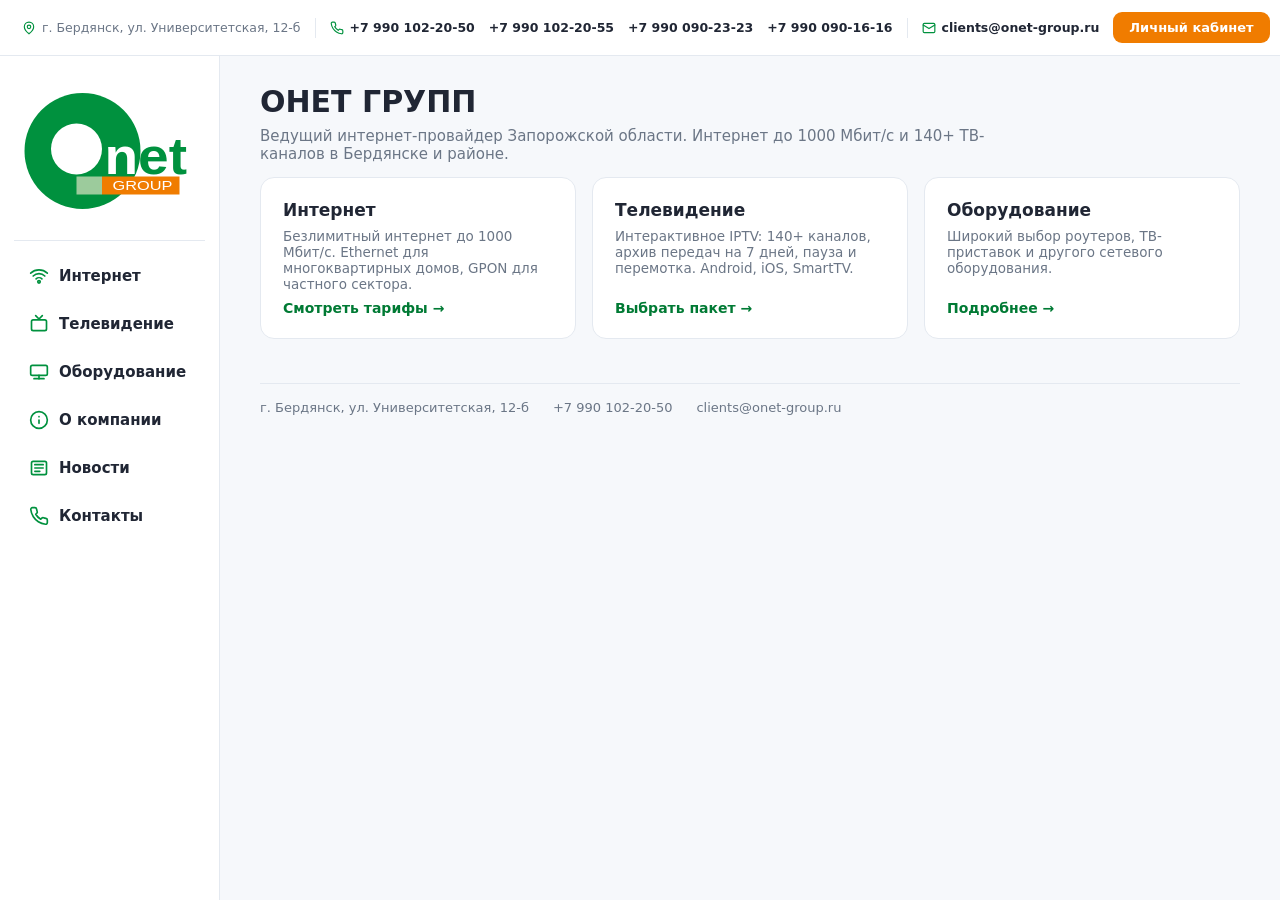
<file: index.html>
<!DOCTYPE html>
<html lang="ru">
<head>
<meta charset="UTF-8">
<meta name="viewport" content="width=device-width, initial-scale=1">
<title>ОНЕТ ГРУПП — ваш надёжный интернет</title>
<link rel="stylesheet" href="style.css">
</head>
<body>

<header class="topbar">
  <span class="tb-item"><svg class="tb-ico" viewBox="0 0 24 24"><path d="M20 10c0 6-8 12-8 12s-8-6-8-12a8 8 0 0 1 16 0z"/><circle cx="12" cy="10" r="3"/></svg>г. Бердянск, ул. Университетская, 12-б</span>
  <span class="sep"></span>
  <a href="tel:+79901022050"><svg class="tb-ico" viewBox="0 0 24 24"><path d="M22 16.92v3a2 2 0 0 1-2.18 2 19.79 19.79 0 0 1-8.63-3.07 19.5 19.5 0 0 1-6-6 19.79 19.79 0 0 1-3.07-8.67A2 2 0 0 1 4.11 2h3a2 2 0 0 1 2 1.72c.13.96.37 1.9.72 2.81a2 2 0 0 1-.45 2.11L8.09 9.91a16 16 0 0 0 6 6l1.27-1.27a2 2 0 0 1 2.11-.45c.91.35 1.85.59 2.81.72A2 2 0 0 1 22 16.92z"/></svg>+7 990 102-20-50</a>
  <a class="hide-md" href="tel:+79901022055">+7 990 102-20-55</a>
  <a class="hide-md" href="tel:+79900902323">+7 990 090-23-23</a>
  <a class="hide-md" href="tel:+79900901616">+7 990 090-16-16</a>
  <span class="sep hide-md"></span>
  <a class="hide-md" href="mailto:clients@onet-group.ru"><svg class="tb-ico" viewBox="0 0 24 24"><rect x="2" y="4" width="20" height="16" rx="2"/><path d="m22 7-10 6L2 7"/></svg>clients@onet-group.ru</a>
  <a class="btn-lk" href="#">Личный кабинет</a>
</header>

<aside class="sidebar">
  <a class="logo" href="index.html" aria-label="Onet Group — на главную">
    <svg class="logo-svg" viewBox="0 0 720 600" width="720" height="600" xmlns="http://www.w3.org/2000/svg">
      <circle cx="252" cy="300" r="232" fill="#00913E"/>
      <circle cx="228" cy="292" r="102" fill="#FFFFFF"/>
      <text x="340" y="392" font-family="Arial, sans-serif" font-size="210" font-weight="700" fill="#00913E" textLength="330" lengthAdjust="spacingAndGlyphs">net</text>
      <defs><clipPath id="cc"><circle cx="252" cy="300" r="232"/></clipPath></defs>
      <text x="340" y="392" font-family="Arial, sans-serif" font-size="210" font-weight="700" fill="#FFFFFF" clip-path="url(#cc)" textLength="330" lengthAdjust="spacingAndGlyphs">net</text>
      <rect x="330" y="402" width="310" height="72" fill="#F07C00"/>
      <rect x="228" y="402" width="102" height="72" fill="#9CCB9C"/>
      <text x="372" y="455" font-family="Arial, sans-serif" font-size="50" fill="#FFFFFF" textLength="240" lengthAdjust="spacingAndGlyphs">GROUP</text>
    </svg>
  </a>
  <nav class="nav">
    <a class="nav-btn" href="internet.html"><svg class="nav-ico" viewBox="0 0 24 24"><path d="M2 8.5a15 15 0 0 1 20 0"/><path d="M5 12a10 10 0 0 1 14 0"/><path d="M8.5 15.5a5 5 0 0 1 7 0"/><circle cx="12" cy="19" r="1.5"/></svg>Интернет</a>
    <a class="nav-btn" href="tv.html"><svg class="nav-ico" viewBox="0 0 24 24"><rect x="3" y="7" width="18" height="13" rx="2"/><path d="M8 2l4 4 4-4"/></svg>Телевидение</a>
    <a class="nav-btn" href="equipment.html"><svg class="nav-ico" viewBox="0 0 24 24"><rect x="2" y="4" width="20" height="12" rx="2"/><path d="M6 20h12"/><path d="M12 16v4"/></svg>Оборудование</a>
    <a class="nav-btn" href="about.html"><svg class="nav-ico" viewBox="0 0 24 24"><circle cx="12" cy="12" r="10"/><path d="M12 16v-4"/><path d="M12 8h.01"/></svg>О компании</a>
    <a class="nav-btn" href="news.html"><svg class="nav-ico" viewBox="0 0 24 24"><rect x="3" y="4" width="18" height="16" rx="2"/><path d="M7 8h10"/><path d="M7 12h10"/><path d="M7 16h6"/></svg>Новости</a>
    <a class="nav-btn" href="contacts.html"><svg class="nav-ico" viewBox="0 0 24 24"><path d="M22 16.92v3a2 2 0 0 1-2.18 2 19.79 19.79 0 0 1-8.63-3.07 19.5 19.5 0 0 1-6-6 19.79 19.79 0 0 1-3.07-8.67A2 2 0 0 1 4.11 2h3a2 2 0 0 1 2 1.72c.13.96.37 1.9.72 2.81a2 2 0 0 1-.45 2.11L8.09 9.91a16 16 0 0 0 6 6l1.27-1.27a2 2 0 0 1 2.11-.45c.91.35 1.85.59 2.81.72A2 2 0 0 1 22 16.92z"/></svg>Контакты</a>
  </nav>
</aside>

<main class="content">
  <!-- ВРЕМЕННАЯ ГЛАВНАЯ — контент заменим по твоему описанию -->
  <header class="page-head">
    <h1>ОНЕТ ГРУПП</h1>
    <p class="lead">Ведущий интернет-провайдер Запорожской области. Интернет до 1000 Мбит/с и 140+ ТВ-каналов в Бердянске и районе.</p>
  </header>

  <section class="cards">
    <div class="card">
      <h3>Интернет</h3>
      <p>Безлимитный интернет до 1000 Мбит/с. Ethernet для многоквартирных домов, GPON для частного сектора.</p>
      <a href="internet.html">Смотреть тарифы →</a>
    </div>
    <div class="card">
      <h3>Телевидение</h3>
      <p>Интерактивное IPTV: 140+ каналов, архив передач на 7 дней, пауза и перемотка. Android, iOS, SmartTV.</p>
      <a href="tv.html">Выбрать пакет →</a>
    </div>
    <div class="card">
      <h3>Оборудование</h3>
      <p>Широкий выбор роутеров, ТВ-приставок и другого сетевого оборудования.</p>
      <a href="equipment.html">Подробнее →</a>
    </div>
  </section>

  <footer class="footer">
    <span>г. Бердянск, ул. Университетская, 12-б</span>
    <span>+7 990 102-20-50</span>
    <span>clients@onet-group.ru</span>
  </footer>
</main>

</body>
</html>
</file>
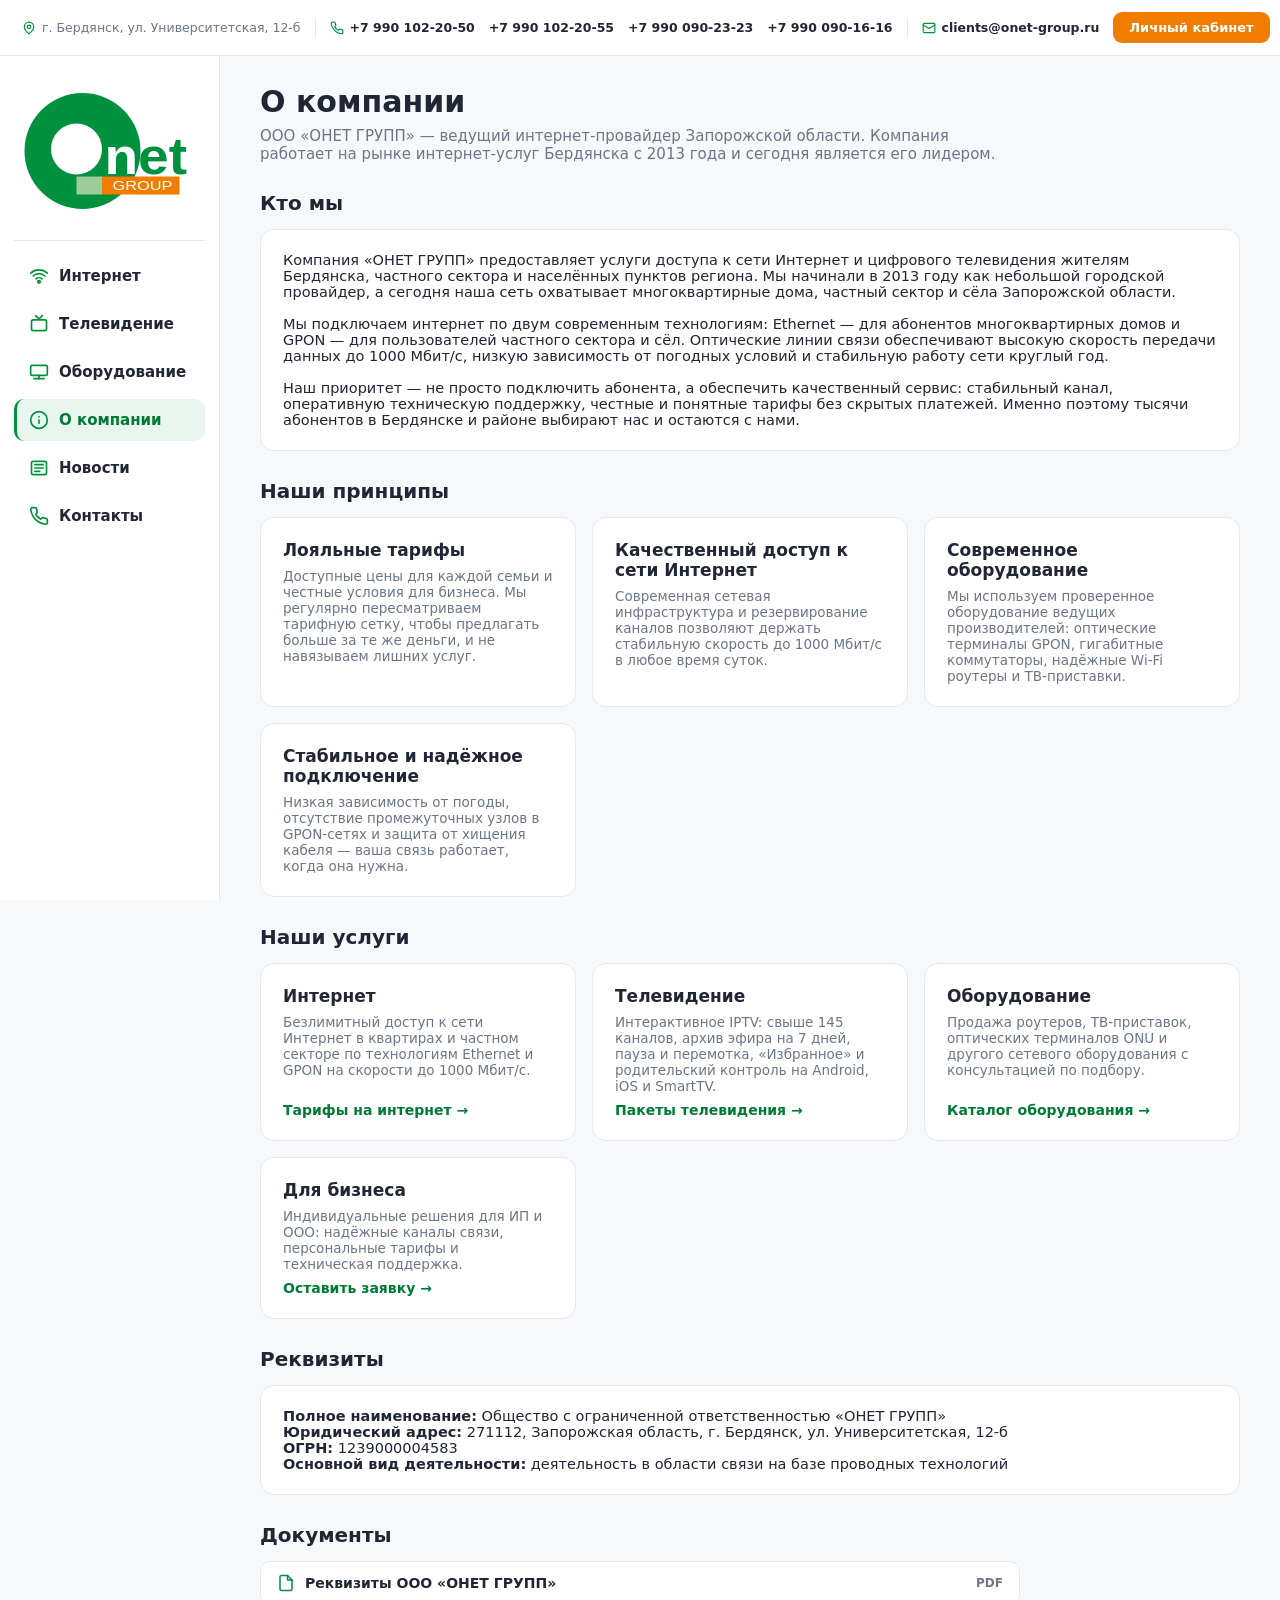
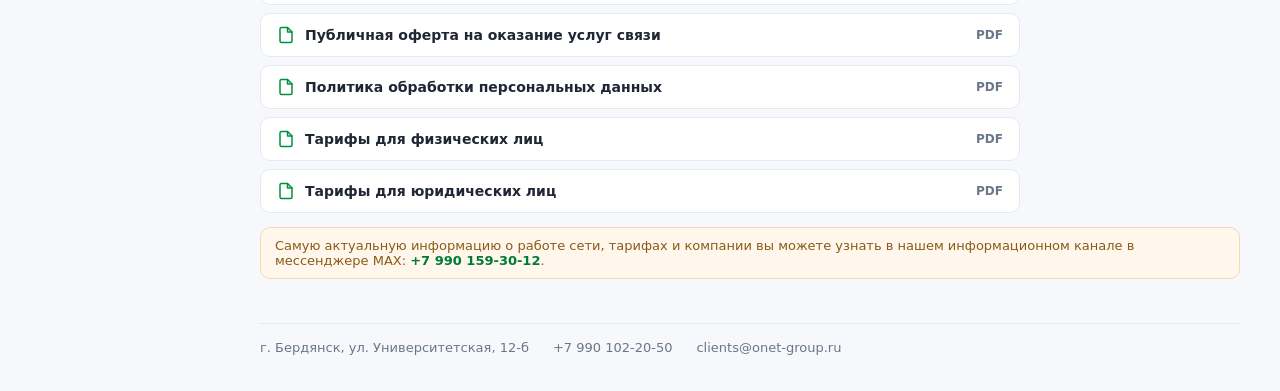
<file: about.html>
<!DOCTYPE html>
<html lang="ru">
<head>
<meta charset="UTF-8">
<meta name="viewport" content="width=device-width, initial-scale=1">
<title>О компании — ОНЕТ ГРУПП</title>
<link rel="stylesheet" href="style.css">
<style>
  /* Локальные стили блока документов */
  .docs{display:flex;flex-direction:column;gap:8px;margin-top:14px;max-width:760px}
  .docs a{display:flex;align-items:center;gap:10px;background:#fff;border:1px solid var(--border);
    border-radius:10px;padding:12px 16px;text-decoration:none;color:var(--text);font-weight:600;font-size:14px;transition:.15s}
  .docs a:hover{border-color:var(--green);color:var(--green-dark)}
  .docs svg{width:18px;height:18px;stroke:var(--green);fill:none;stroke-width:2;stroke-linecap:round;stroke-linejoin:round;flex:none}
  .docs .ext{margin-left:auto;font-size:12px;color:var(--muted);font-weight:600}
</style>
</head>
<body>

<header class="topbar">
  <span class="tb-item"><svg class="tb-ico" viewBox="0 0 24 24"><path d="M20 10c0 6-8 12-8 12s-8-6-8-12a8 8 0 0 1 16 0z"/><circle cx="12" cy="10" r="3"/></svg>г. Бердянск, ул. Университетская, 12-б</span>
  <span class="sep"></span>
  <a href="tel:+79901022050"><svg class="tb-ico" viewBox="0 0 24 24"><path d="M22 16.92v3a2 2 0 0 1-2.18 2 19.79 19.79 0 0 1-8.63-3.07 19.5 19.5 0 0 1-6-6 19.79 19.79 0 0 1-3.07-8.67A2 2 0 0 1 4.11 2h3a2 2 0 0 1 2 1.72c.13.96.37 1.9.72 2.81a2 2 0 0 1-.45 2.11L8.09 9.91a16 16 0 0 0 6 6l1.27-1.27a2 2 0 0 1 2.11-.45c.91.35 1.85.59 2.81.72A2 2 0 0 1 22 16.92z"/></svg>+7 990 102-20-50</a>
  <a class="hide-md" href="tel:+79901022055">+7 990 102-20-55</a>
  <a class="hide-md" href="tel:+79900902323">+7 990 090-23-23</a>
  <a class="hide-md" href="tel:+79900901616">+7 990 090-16-16</a>
  <span class="sep hide-md"></span>
  <a class="hide-md" href="mailto:clients@onet-group.ru"><svg class="tb-ico" viewBox="0 0 24 24"><rect x="2" y="4" width="20" height="16" rx="2"/><path d="m22 7-10 6L2 7"/></svg>clients@onet-group.ru</a>
  <a class="btn-lk" href="#">Личный кабинет</a>
</header>

<aside class="sidebar">
  <a class="logo" href="index.html" aria-label="Onet Group — на главную">
    <svg class="logo-svg" viewBox="0 0 720 600" width="720" height="600" xmlns="http://www.w3.org/2000/svg">
      <circle cx="252" cy="300" r="232" fill="#00913E"/>
      <circle cx="228" cy="292" r="102" fill="#FFFFFF"/>
      <text x="340" y="392" font-family="Arial, sans-serif" font-size="210" font-weight="700" fill="#00913E" textLength="330" lengthAdjust="spacingAndGlyphs">net</text>
      <defs><clipPath id="cc"><circle cx="252" cy="300" r="232"/></clipPath></defs>
      <text x="340" y="392" font-family="Arial, sans-serif" font-size="210" font-weight="700" fill="#FFFFFF" clip-path="url(#cc)" textLength="330" lengthAdjust="spacingAndGlyphs">net</text>
      <rect x="330" y="402" width="310" height="72" fill="#F07C00"/>
      <rect x="228" y="402" width="102" height="72" fill="#9CCB9C"/>
      <text x="372" y="455" font-family="Arial, sans-serif" font-size="50" fill="#FFFFFF" textLength="240" lengthAdjust="spacingAndGlyphs">GROUP</text>
    </svg>
  </a>
  <nav class="nav">
    <a class="nav-btn" href="internet.html"><svg class="nav-ico" viewBox="0 0 24 24"><path d="M2 8.5a15 15 0 0 1 20 0"/><path d="M5 12a10 10 0 0 1 14 0"/><path d="M8.5 15.5a5 5 0 0 1 7 0"/><circle cx="12" cy="19" r="1.5"/></svg>Интернет</a>
    <a class="nav-btn" href="tv.html"><svg class="nav-ico" viewBox="0 0 24 24"><rect x="3" y="7" width="18" height="13" rx="2"/><path d="M8 2l4 4 4-4"/></svg>Телевидение</a>
    <a class="nav-btn" href="equipment.html"><svg class="nav-ico" viewBox="0 0 24 24"><rect x="2" y="4" width="20" height="12" rx="2"/><path d="M6 20h12"/><path d="M12 16v4"/></svg>Оборудование</a>
    <a class="nav-btn active" href="about.html"><svg class="nav-ico" viewBox="0 0 24 24"><circle cx="12" cy="12" r="10"/><path d="M12 16v-4"/><path d="M12 8h.01"/></svg>О компании</a>
    <a class="nav-btn" href="news.html"><svg class="nav-ico" viewBox="0 0 24 24"><rect x="3" y="4" width="18" height="16" rx="2"/><path d="M7 8h10"/><path d="M7 12h10"/><path d="M7 16h6"/></svg>Новости</a>
    <a class="nav-btn" href="contacts.html"><svg class="nav-ico" viewBox="0 0 24 24"><path d="M22 16.92v3a2 2 0 0 1-2.18 2 19.79 19.79 0 0 1-8.63-3.07 19.5 19.5 0 0 1-6-6 19.79 19.79 0 0 1-3.07-8.67A2 2 0 0 1 4.11 2h3a2 2 0 0 1 2 1.72c.13.96.37 1.9.72 2.81a2 2 0 0 1-.45 2.11L8.09 9.91a16 16 0 0 0 6 6l1.27-1.27a2 2 0 0 1 2.11-.45c.91.35 1.85.59 2.81.72A2 2 0 0 1 22 16.92z"/></svg>Контакты</a>
  </nav>
</aside>

<main class="content">
  <header class="page-head">
    <h1>О компании</h1>
    <p class="lead">ООО «ОНЕТ ГРУПП» — ведущий интернет-провайдер Запорожской области. Компания работает на рынке интернет-услуг Бердянска с 2013 года и сегодня является его лидером.</p>
  </header>

  <h2>Кто мы</h2>
  <div class="cards">
    <div class="card" style="grid-column:1/-1">
      <p style="font-size:14.5px;color:var(--text)">
        Компания «ОНЕТ ГРУПП» предоставляет услуги доступа к сети Интернет и цифрового телевидения жителям Бердянска, частного сектора и населённых пунктов региона. Мы начинали в 2013 году как небольшой городской провайдер, а сегодня наша сеть охватывает многоквартирные дома, частный сектор и сёла Запорожской области.
        <br><br>
        Мы подключаем интернет по двум современным технологиям: Ethernet — для абонентов многоквартирных домов и GPON — для пользователей частного сектора и сёл. Оптические линии связи обеспечивают высокую скорость передачи данных до 1000 Мбит/с, низкую зависимость от погодных условий и стабильную работу сети круглый год.
        <br><br>
        Наш приоритет — не просто подключить абонента, а обеспечить качественный сервис: стабильный канал, оперативную техническую поддержку, честные и понятные тарифы без скрытых платежей. Именно поэтому тысячи абонентов в Бердянске и районе выбирают нас и остаются с нами.
      </p>
    </div>
  </div>

  <h2>Наши принципы</h2>
  <div class="cards">
    <div class="card"><h3>Лояльные тарифы</h3><p>Доступные цены для каждой семьи и честные условия для бизнеса. Мы регулярно пересматриваем тарифную сетку, чтобы предлагать больше за те же деньги, и не навязываем лишних услуг.</p></div>
    <div class="card"><h3>Качественный доступ к сети Интернет</h3><p>Современная сетевая инфраструктура и резервирование каналов позволяют держать стабильную скорость до 1000 Мбит/с в любое время суток.</p></div>
    <div class="card"><h3>Современное оборудование</h3><p>Мы используем проверенное оборудование ведущих производителей: оптические терминалы GPON, гигабитные коммутаторы, надёжные Wi-Fi роутеры и ТВ-приставки.</p></div>
    <div class="card"><h3>Стабильное и надёжное подключение</h3><p>Низкая зависимость от погоды, отсутствие промежуточных узлов в GPON-сетях и защита от хищения кабеля — ваша связь работает, когда она нужна.</p></div>
  </div>

  <h2>Наши услуги</h2>
  <div class="cards">
    <div class="card"><h3>Интернет</h3><p>Безлимитный доступ к сети Интернет в квартирах и частном секторе по технологиям Ethernet и GPON на скорости до 1000 Мбит/с.</p><a href="internet.html">Тарифы на интернет →</a></div>
    <div class="card"><h3>Телевидение</h3><p>Интерактивное IPTV: свыше 145 каналов, архив эфира на 7 дней, пауза и перемотка, «Избранное» и родительский контроль на Android, iOS и SmartTV.</p><a href="tv.html">Пакеты телевидения →</a></div>
    <div class="card"><h3>Оборудование</h3><p>Продажа роутеров, ТВ-приставок, оптических терминалов ONU и другого сетевого оборудования с консультацией по подбору.</p><a href="equipment.html">Каталог оборудования →</a></div>
    <div class="card"><h3>Для бизнеса</h3><p>Индивидуальные решения для ИП и ООО: надёжные каналы связи, персональные тарифы и техническая поддержка.</p><a href="contacts.html">Оставить заявку →</a></div>
  </div>

  <h2>Реквизиты</h2>
  <div class="cards">
    <div class="card" style="grid-column:1/-1">
      <p style="font-size:14.5px;color:var(--text)">
        <strong>Полное наименование:</strong> Общество с ограниченной ответственностью «ОНЕТ ГРУПП»<br>
        <strong>Юридический адрес:</strong> 271112, Запорожская область, г. Бердянск, ул. Университетская, 12-б<br>
        <strong>ОГРН:</strong> 1239000004583<br>
        <strong>Основной вид деятельности:</strong> деятельность в области связи на базе проводных технологий
      </p>
    </div>
  </div>

  <h2>Документы</h2>
  <!-- ⚠️ ВСТАВЬ СЮДА ТОЧНЫЕ ССЫЛКИ НА ФАЙЛЫ С ОРИГИНАЛЬНОГО САЙТА (href="...") -->
  <div class="docs">
    <a href="#"><svg viewBox="0 0 24 24"><path d="M14 2H6a2 2 0 0 0-2 2v16a2 2 0 0 0 2 2h12a2 2 0 0 0 2-2V8z"/><path d="M14 2v6h6"/></svg>Реквизиты ООО «ОНЕТ ГРУПП»<span class="ext">PDF</span></a>
    <a href="#"><svg viewBox="0 0 24 24"><path d="M14 2H6a2 2 0 0 0-2 2v16a2 2 0 0 0 2 2h12a2 2 0 0 0 2-2V8z"/><path d="M14 2v6h6"/></svg>Публичная оферта на оказание услуг связи<span class="ext">PDF</span></a>
    <a href="#"><svg viewBox="0 0 24 24"><path d="M14 2H6a2 2 0 0 0-2 2v16a2 2 0 0 0 2 2h12a2 2 0 0 0 2-2V8z"/><path d="M14 2v6h6"/></svg>Политика обработки персональных данных<span class="ext">PDF</span></a>
    <a href="#"><svg viewBox="0 0 24 24"><path d="M14 2H6a2 2 0 0 0-2 2v16a2 2 0 0 0 2 2h12a2 2 0 0 0 2-2V8z"/><path d="M14 2v6h6"/></svg>Тарифы для физических лиц<span class="ext">PDF</span></a>
    <a href="#"><svg viewBox="0 0 24 24"><path d="M14 2H6a2 2 0 0 0-2 2v16a2 2 0 0 0 2 2h12a2 2 0 0 0 2-2V8z"/><path d="M14 2v6h6"/></svg>Тарифы для юридических лиц<span class="ext">PDF</span></a>
  </div>

  <p class="note">Самую актуальную информацию о работе сети, тарифах и компании вы можете узнать в нашем информационном канале в мессенджере MAX: <a href="tel:+79901593012">+7 990 159-30-12</a>.</p>

  <footer class="footer">
    <span>г. Бердянск, ул. Университетская, 12-б</span>
    <span>+7 990 102-20-50</span>
    <span>clients@onet-group.ru</span>
  </footer>
</main>

</body>
</html>
</file>
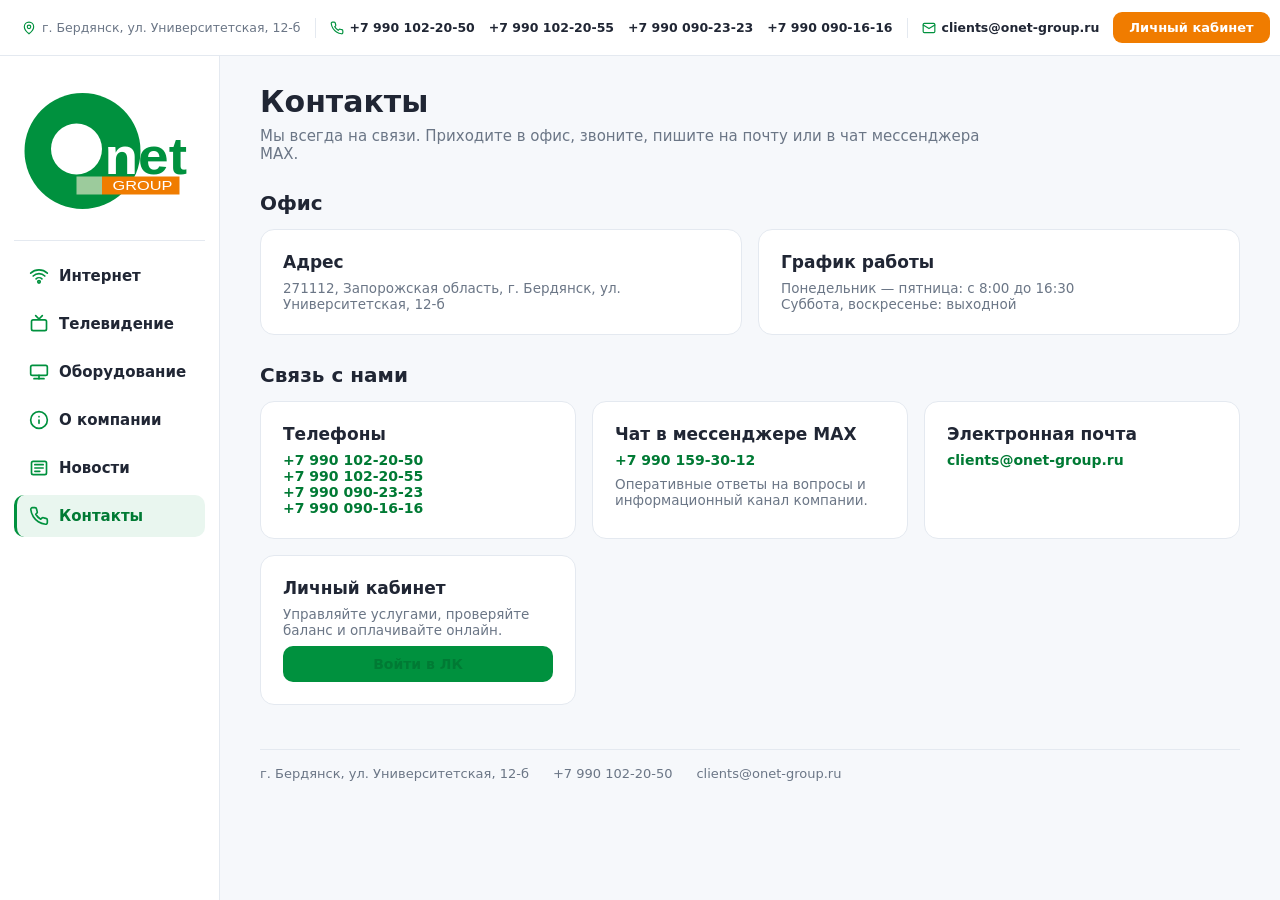
<file: contacts.html>
<!DOCTYPE html>
<html lang="ru">
<head>
<meta charset="UTF-8">
<meta name="viewport" content="width=device-width, initial-scale=1">
<title>Контакты — ОНЕТ ГРУПП</title>
<link rel="stylesheet" href="style.css">
</head>
<body>

<header class="topbar">
  <span class="tb-item"><svg class="tb-ico" viewBox="0 0 24 24"><path d="M20 10c0 6-8 12-8 12s-8-6-8-12a8 8 0 0 1 16 0z"/><circle cx="12" cy="10" r="3"/></svg>г. Бердянск, ул. Университетская, 12-б</span>
  <span class="sep"></span>
  <a href="tel:+79901022050"><svg class="tb-ico" viewBox="0 0 24 24"><path d="M22 16.92v3a2 2 0 0 1-2.18 2 19.79 19.79 0 0 1-8.63-3.07 19.5 19.5 0 0 1-6-6 19.79 19.79 0 0 1-3.07-8.67A2 2 0 0 1 4.11 2h3a2 2 0 0 1 2 1.72c.13.96.37 1.9.72 2.81a2 2 0 0 1-.45 2.11L8.09 9.91a16 16 0 0 0 6 6l1.27-1.27a2 2 0 0 1 2.11-.45c.91.35 1.85.59 2.81.72A2 2 0 0 1 22 16.92z"/></svg>+7 990 102-20-50</a>
  <a class="hide-md" href="tel:+79901022055">+7 990 102-20-55</a>
  <a class="hide-md" href="tel:+79900902323">+7 990 090-23-23</a>
  <a class="hide-md" href="tel:+79900901616">+7 990 090-16-16</a>
  <span class="sep hide-md"></span>
  <a class="hide-md" href="mailto:clients@onet-group.ru"><svg class="tb-ico" viewBox="0 0 24 24"><rect x="2" y="4" width="20" height="16" rx="2"/><path d="m22 7-10 6L2 7"/></svg>clients@onet-group.ru</a>
  <a class="btn-lk" href="#">Личный кабинет</a>
</header>

<aside class="sidebar">
  <a class="logo" href="index.html" aria-label="Onet Group — на главную">
    <svg class="logo-svg" viewBox="0 0 720 600" width="720" height="600" xmlns="http://www.w3.org/2000/svg">
      <circle cx="252" cy="300" r="232" fill="#00913E"/>
      <circle cx="228" cy="292" r="102" fill="#FFFFFF"/>
      <text x="340" y="392" font-family="Arial, sans-serif" font-size="210" font-weight="700" fill="#00913E" textLength="330" lengthAdjust="spacingAndGlyphs">net</text>
      <defs><clipPath id="cc"><circle cx="252" cy="300" r="232"/></clipPath></defs>
      <text x="340" y="392" font-family="Arial, sans-serif" font-size="210" font-weight="700" fill="#FFFFFF" clip-path="url(#cc)" textLength="330" lengthAdjust="spacingAndGlyphs">net</text>
      <rect x="330" y="402" width="310" height="72" fill="#F07C00"/>
      <rect x="228" y="402" width="102" height="72" fill="#9CCB9C"/>
      <text x="372" y="455" font-family="Arial, sans-serif" font-size="50" fill="#FFFFFF" textLength="240" lengthAdjust="spacingAndGlyphs">GROUP</text>
    </svg>
  </a>
  <nav class="nav">
    <a class="nav-btn" href="internet.html"><svg class="nav-ico" viewBox="0 0 24 24"><path d="M2 8.5a15 15 0 0 1 20 0"/><path d="M5 12a10 10 0 0 1 14 0"/><path d="M8.5 15.5a5 5 0 0 1 7 0"/><circle cx="12" cy="19" r="1.5"/></svg>Интернет</a>
    <a class="nav-btn" href="tv.html"><svg class="nav-ico" viewBox="0 0 24 24"><rect x="3" y="7" width="18" height="13" rx="2"/><path d="M8 2l4 4 4-4"/></svg>Телевидение</a>
    <a class="nav-btn" href="equipment.html"><svg class="nav-ico" viewBox="0 0 24 24"><rect x="2" y="4" width="20" height="12" rx="2"/><path d="M6 20h12"/><path d="M12 16v4"/></svg>Оборудование</a>
    <a class="nav-btn" href="about.html"><svg class="nav-ico" viewBox="0 0 24 24"><circle cx="12" cy="12" r="10"/><path d="M12 16v-4"/><path d="M12 8h.01"/></svg>О компании</a>
    <a class="nav-btn" href="news.html"><svg class="nav-ico" viewBox="0 0 24 24"><rect x="3" y="4" width="18" height="16" rx="2"/><path d="M7 8h10"/><path d="M7 12h10"/><path d="M7 16h6"/></svg>Новости</a>
    <a class="nav-btn active" href="contacts.html"><svg class="nav-ico" viewBox="0 0 24 24"><path d="M22 16.92v3a2 2 0 0 1-2.18 2 19.79 19.79 0 0 1-8.63-3.07 19.5 19.5 0 0 1-6-6 19.79 19.79 0 0 1-3.07-8.67A2 2 0 0 1 4.11 2h3a2 2 0 0 1 2 1.72c.13.96.37 1.9.72 2.81a2 2 0 0 1-.45 2.11L8.09 9.91a16 16 0 0 0 6 6l1.27-1.27a2 2 0 0 1 2.11-.45c.91.35 1.85.59 2.81.72A2 2 0 0 1 22 16.92z"/></svg>Контакты</a>
  </nav>
</aside>

<main class="content">
  <header class="page-head">
    <h1>Контакты</h1>
    <p class="lead">Мы всегда на связи. Приходите в офис, звоните, пишите на почту или в чат мессенджера MAX.</p>
  </header>

  <h2>Офис</h2>
  <div class="cards">
    <div class="card">
      <h3>Адрес</h3>
      <p>271112, Запорожская область, г. Бердянск, ул. Университетская, 12-б</p>
    </div>
    <div class="card">
      <h3>График работы</h3>
      <p>Понедельник — пятница: с 8:00 до 16:30<br>Суббота, воскресенье: выходной</p>
    </div>
  </div>

  <h2>Связь с нами</h2>
  <div class="cards">
    <div class="card">
      <h3>Телефоны</h3>
      <p>
        <a href="tel:+79901022050" style="color:var(--green-dark);font-weight:700">+7 990 102-20-50</a><br>
        <a href="tel:+79901022055" style="color:var(--green-dark);font-weight:700">+7 990 102-20-55</a><br>
        <a href="tel:+79900902323" style="color:var(--green-dark);font-weight:700">+7 990 090-23-23</a><br>
        <a href="tel:+79900901616" style="color:var(--green-dark);font-weight:700">+7 990 090-16-16</a>
      </p>
    </div>
    <div class="card">
      <h3>Чат в мессенджере MAX</h3>
      <p><a href="tel:+79901593012" style="color:var(--green-dark);font-weight:700">+7 990 159-30-12</a></p>
      <p>Оперативные ответы на вопросы и информационный канал компании.</p>
    </div>
    <div class="card">
      <h3>Электронная почта</h3>
      <p><a href="mailto:clients@onet-group.ru" style="color:var(--green-dark);font-weight:700">clients@onet-group.ru</a></p>
    </div>
    <div class="card">
      <h3>Личный кабинет</h3>
      <p>Управляйте услугами, проверяйте баланс и оплачивайте онлайн.</p>
      <a class="btn" href="#">Войти в ЛК</a>
    </div>
  </div>

  <footer class="footer">
    <span>г. Бердянск, ул. Университетская, 12-б</span>
    <span>+7 990 102-20-50</span>
    <span>clients@onet-group.ru</span>
  </footer>
</main>

</body>
</html>
</file>
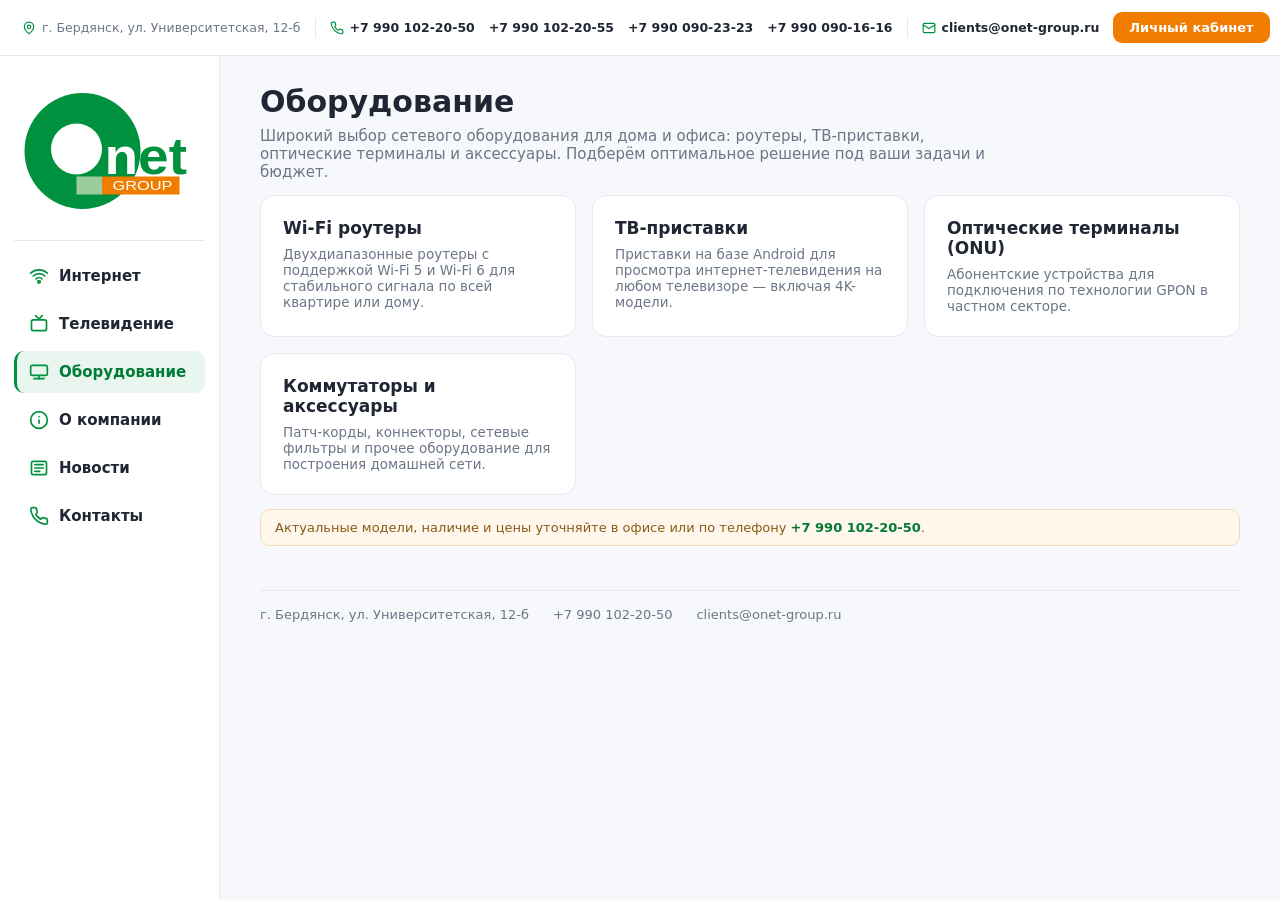
<file: equipment.html>
<!DOCTYPE html>
<html lang="ru">
<head>
<meta charset="UTF-8">
<meta name="viewport" content="width=device-width, initial-scale=1">
<title>Оборудование — ОНЕТ ГРУПП</title>
<link rel="stylesheet" href="style.css">
</head>
<body>

<header class="topbar">
  <span class="tb-item"><svg class="tb-ico" viewBox="0 0 24 24"><path d="M20 10c0 6-8 12-8 12s-8-6-8-12a8 8 0 0 1 16 0z"/><circle cx="12" cy="10" r="3"/></svg>г. Бердянск, ул. Университетская, 12-б</span>
  <span class="sep"></span>
  <a href="tel:+79901022050"><svg class="tb-ico" viewBox="0 0 24 24"><path d="M22 16.92v3a2 2 0 0 1-2.18 2 19.79 19.79 0 0 1-8.63-3.07 19.5 19.5 0 0 1-6-6 19.79 19.79 0 0 1-3.07-8.67A2 2 0 0 1 4.11 2h3a2 2 0 0 1 2 1.72c.13.96.37 1.9.72 2.81a2 2 0 0 1-.45 2.11L8.09 9.91a16 16 0 0 0 6 6l1.27-1.27a2 2 0 0 1 2.11-.45c.91.35 1.85.59 2.81.72A2 2 0 0 1 22 16.92z"/></svg>+7 990 102-20-50</a>
  <a class="hide-md" href="tel:+79901022055">+7 990 102-20-55</a>
  <a class="hide-md" href="tel:+79900902323">+7 990 090-23-23</a>
  <a class="hide-md" href="tel:+79900901616">+7 990 090-16-16</a>
  <span class="sep hide-md"></span>
  <a class="hide-md" href="mailto:clients@onet-group.ru"><svg class="tb-ico" viewBox="0 0 24 24"><rect x="2" y="4" width="20" height="16" rx="2"/><path d="m22 7-10 6L2 7"/></svg>clients@onet-group.ru</a>
  <a class="btn-lk" href="#">Личный кабинет</a>
</header>

<aside class="sidebar">
  <a class="logo" href="index.html" aria-label="Onet Group — на главную">
    <svg class="logo-svg" viewBox="0 0 720 600" width="720" height="600" xmlns="http://www.w3.org/2000/svg">
      <circle cx="252" cy="300" r="232" fill="#00913E"/>
      <circle cx="228" cy="292" r="102" fill="#FFFFFF"/>
      <text x="340" y="392" font-family="Arial, sans-serif" font-size="210" font-weight="700" fill="#00913E" textLength="330" lengthAdjust="spacingAndGlyphs">net</text>
      <defs><clipPath id="cc"><circle cx="252" cy="300" r="232"/></clipPath></defs>
      <text x="340" y="392" font-family="Arial, sans-serif" font-size="210" font-weight="700" fill="#FFFFFF" clip-path="url(#cc)" textLength="330" lengthAdjust="spacingAndGlyphs">net</text>
      <rect x="330" y="402" width="310" height="72" fill="#F07C00"/>
      <rect x="228" y="402" width="102" height="72" fill="#9CCB9C"/>
      <text x="372" y="455" font-family="Arial, sans-serif" font-size="50" fill="#FFFFFF" textLength="240" lengthAdjust="spacingAndGlyphs">GROUP</text>
    </svg>
  </a>
  <nav class="nav">
    <a class="nav-btn" href="internet.html"><svg class="nav-ico" viewBox="0 0 24 24"><path d="M2 8.5a15 15 0 0 1 20 0"/><path d="M5 12a10 10 0 0 1 14 0"/><path d="M8.5 15.5a5 5 0 0 1 7 0"/><circle cx="12" cy="19" r="1.5"/></svg>Интернет</a>
    <a class="nav-btn" href="tv.html"><svg class="nav-ico" viewBox="0 0 24 24"><rect x="3" y="7" width="18" height="13" rx="2"/><path d="M8 2l4 4 4-4"/></svg>Телевидение</a>
    <a class="nav-btn active" href="equipment.html"><svg class="nav-ico" viewBox="0 0 24 24"><rect x="2" y="4" width="20" height="12" rx="2"/><path d="M6 20h12"/><path d="M12 16v4"/></svg>Оборудование</a>
    <a class="nav-btn" href="about.html"><svg class="nav-ico" viewBox="0 0 24 24"><circle cx="12" cy="12" r="10"/><path d="M12 16v-4"/><path d="M12 8h.01"/></svg>О компании</a>
    <a class="nav-btn" href="news.html"><svg class="nav-ico" viewBox="0 0 24 24"><rect x="3" y="4" width="18" height="16" rx="2"/><path d="M7 8h10"/><path d="M7 12h10"/><path d="M7 16h6"/></svg>Новости</a>
    <a class="nav-btn" href="contacts.html"><svg class="nav-ico" viewBox="0 0 24 24"><path d="M22 16.92v3a2 2 0 0 1-2.18 2 19.79 19.79 0 0 1-8.63-3.07 19.5 19.5 0 0 1-6-6 19.79 19.79 0 0 1-3.07-8.67A2 2 0 0 1 4.11 2h3a2 2 0 0 1 2 1.72c.13.96.37 1.9.72 2.81a2 2 0 0 1-.45 2.11L8.09 9.91a16 16 0 0 0 6 6l1.27-1.27a2 2 0 0 1 2.11-.45c.91.35 1.85.59 2.81.72A2 2 0 0 1 22 16.92z"/></svg>Контакты</a>
  </nav>
</aside>

<main class="content">
  <header class="page-head">
    <h1>Оборудование</h1>
    <p class="lead">Широкий выбор сетевого оборудования для дома и офиса: роутеры, ТВ-приставки, оптические терминалы и аксессуары. Подберём оптимальное решение под ваши задачи и бюджет.</p>
  </header>

  <div class="cards">
    <div class="card">
      <h3>Wi-Fi роутеры</h3>
      <p>Двухдиапазонные роутеры с поддержкой Wi-Fi 5 и Wi-Fi 6 для стабильного сигнала по всей квартире или дому.</p>
    </div>
    <div class="card">
      <h3>ТВ-приставки</h3>
      <p>Приставки на базе Android для просмотра интернет-телевидения на любом телевизоре — включая 4K-модели.</p>
    </div>
    <div class="card">
      <h3>Оптические терминалы (ONU)</h3>
      <p>Абонентские устройства для подключения по технологии GPON в частном секторе.</p>
    </div>
    <div class="card">
      <h3>Коммутаторы и аксессуары</h3>
      <p>Патч-корды, коннекторы, сетевые фильтры и прочее оборудование для построения домашней сети.</p>
    </div>
  </div>

  <p class="note">Актуальные модели, наличие и цены уточняйте в офисе или по телефону <a href="tel:+79901022050">+7 990 102-20-50</a>.</p>

  <footer class="footer">
    <span>г. Бердянск, ул. Университетская, 12-б</span>
    <span>+7 990 102-20-50</span>
    <span>clients@onet-group.ru</span>
  </footer>
</main>

</body>
</html>
</file>
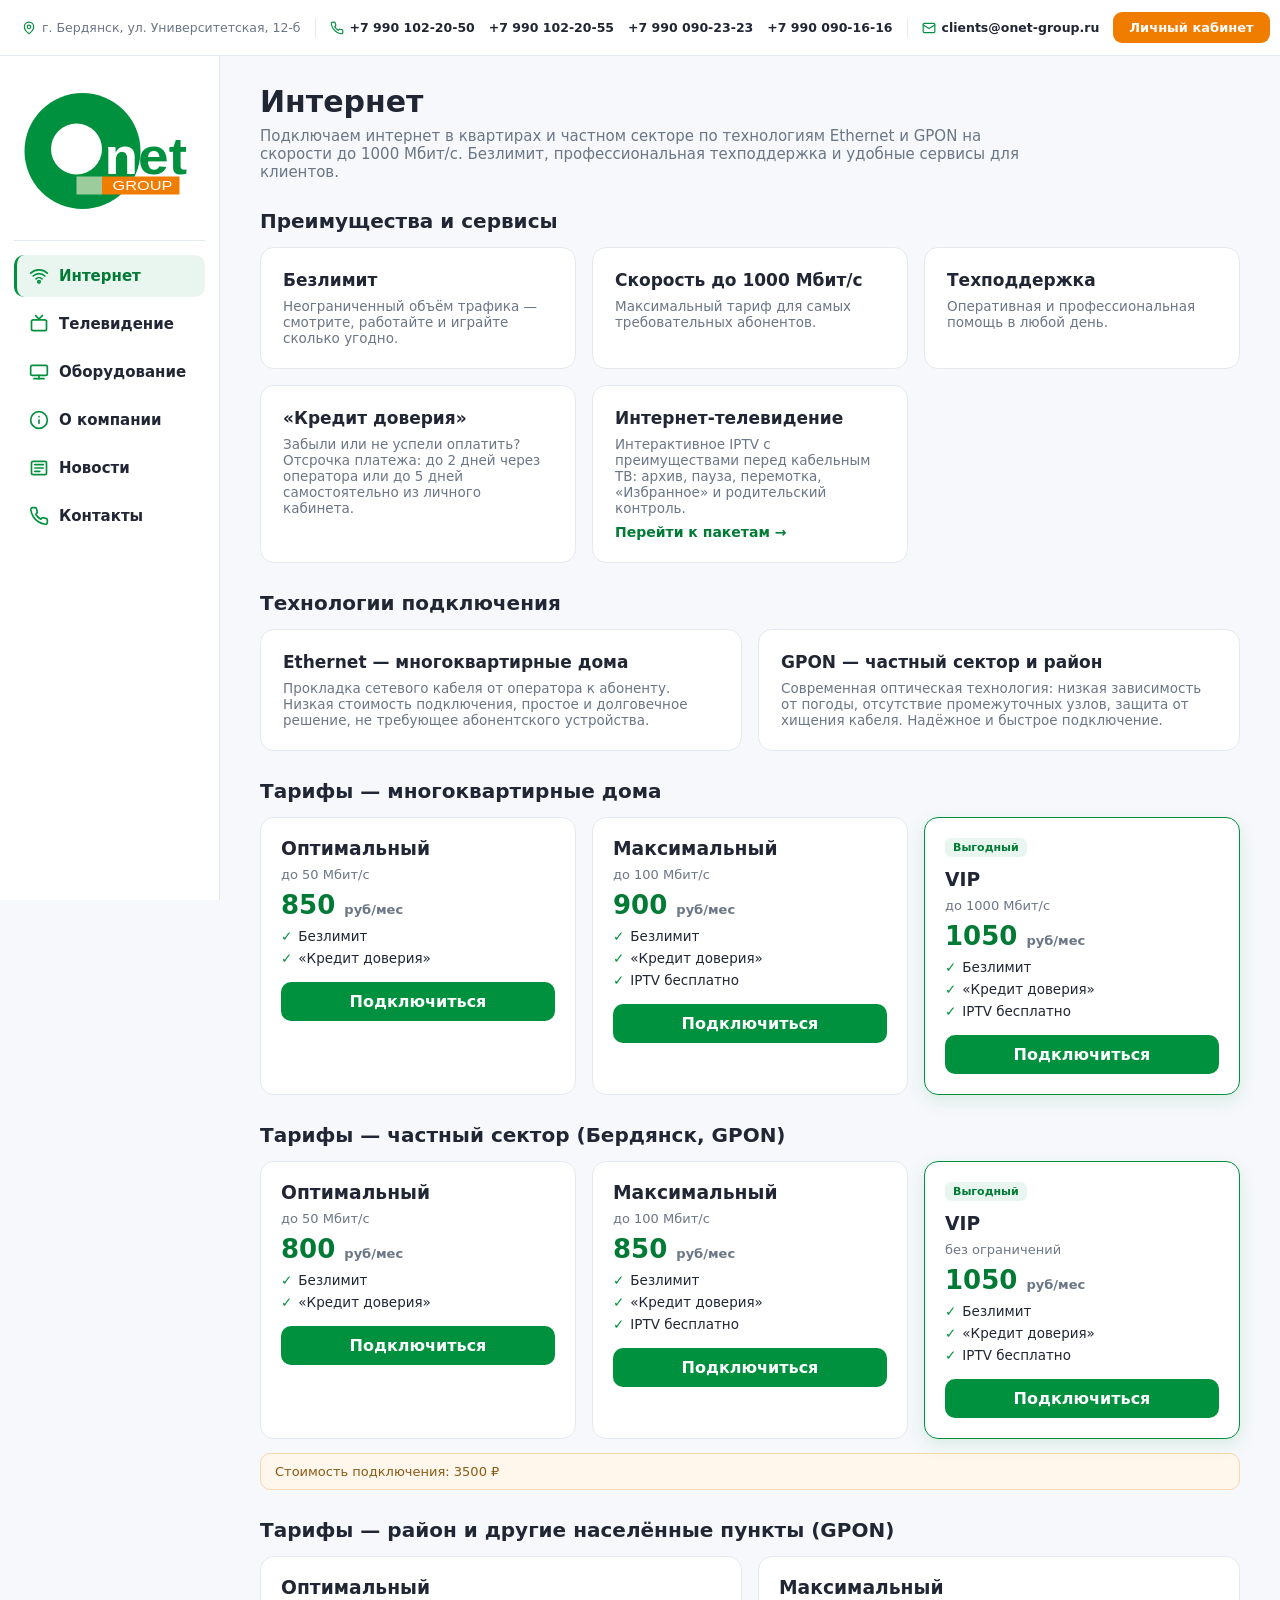
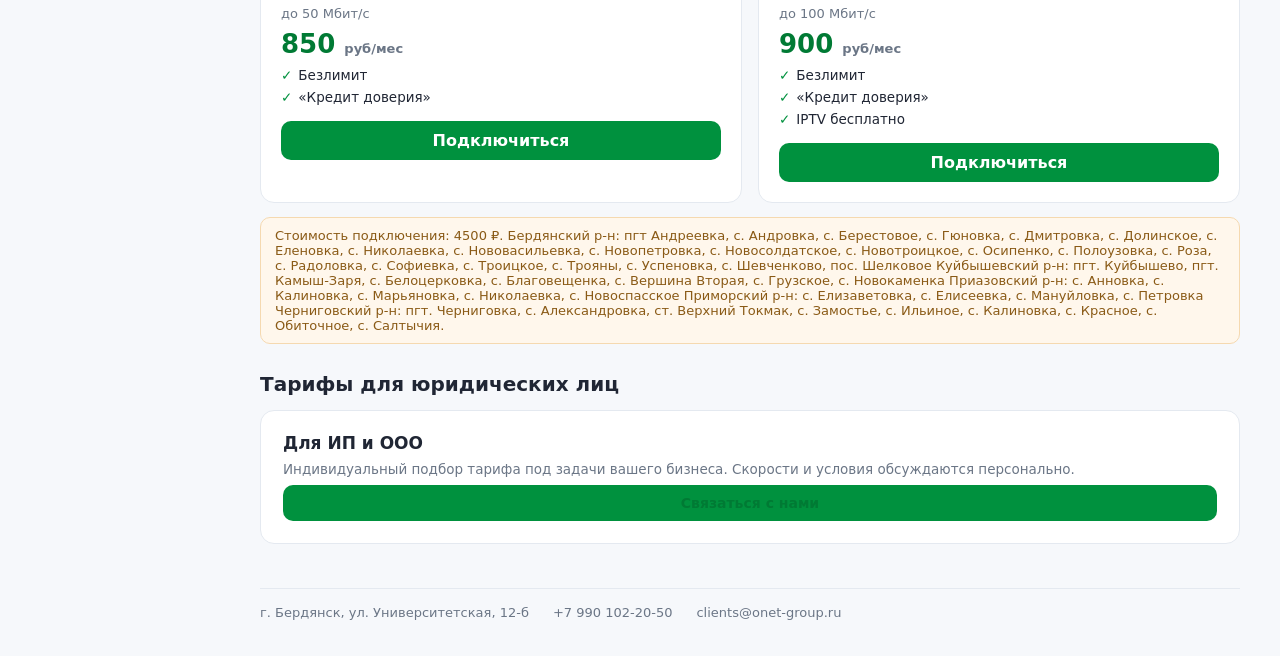
<file: internet.html>
<!DOCTYPE html>
<html lang="ru">
<head>
<meta charset="UTF-8">
<meta name="viewport" content="width=device-width, initial-scale=1">
<title>Интернет — ОНЕТ ГРУПП</title>
<link rel="stylesheet" href="style.css">
</head>
<body>

<header class="topbar">
  <span class="tb-item"><svg class="tb-ico" viewBox="0 0 24 24"><path d="M20 10c0 6-8 12-8 12s-8-6-8-12a8 8 0 0 1 16 0z"/><circle cx="12" cy="10" r="3"/></svg>г. Бердянск, ул. Университетская, 12-б</span>
  <span class="sep"></span>
  <a href="tel:+79901022050"><svg class="tb-ico" viewBox="0 0 24 24"><path d="M22 16.92v3a2 2 0 0 1-2.18 2 19.79 19.79 0 0 1-8.63-3.07 19.5 19.5 0 0 1-6-6 19.79 19.79 0 0 1-3.07-8.67A2 2 0 0 1 4.11 2h3a2 2 0 0 1 2 1.72c.13.96.37 1.9.72 2.81a2 2 0 0 1-.45 2.11L8.09 9.91a16 16 0 0 0 6 6l1.27-1.27a2 2 0 0 1 2.11-.45c.91.35 1.85.59 2.81.72A2 2 0 0 1 22 16.92z"/></svg>+7 990 102-20-50</a>
  <a class="hide-md" href="tel:+79901022055">+7 990 102-20-55</a>
  <a class="hide-md" href="tel:+79900902323">+7 990 090-23-23</a>
  <a class="hide-md" href="tel:+79900901616">+7 990 090-16-16</a>
  <span class="sep hide-md"></span>
  <a class="hide-md" href="mailto:clients@onet-group.ru"><svg class="tb-ico" viewBox="0 0 24 24"><rect x="2" y="4" width="20" height="16" rx="2"/><path d="m22 7-10 6L2 7"/></svg>clients@onet-group.ru</a>
  <a class="btn-lk" href="#">Личный кабинет</a>
</header>

<aside class="sidebar">
  <a class="logo" href="index.html" aria-label="Onet Group — на главную">
    <svg class="logo-svg" viewBox="0 0 720 600" width="720" height="600" xmlns="http://www.w3.org/2000/svg">
      <circle cx="252" cy="300" r="232" fill="#00913E"/>
      <circle cx="228" cy="292" r="102" fill="#FFFFFF"/>
      <text x="340" y="392" font-family="Arial, sans-serif" font-size="210" font-weight="700" fill="#00913E" textLength="330" lengthAdjust="spacingAndGlyphs">net</text>
      <defs><clipPath id="cc"><circle cx="252" cy="300" r="232"/></clipPath></defs>
      <text x="340" y="392" font-family="Arial, sans-serif" font-size="210" font-weight="700" fill="#FFFFFF" clip-path="url(#cc)" textLength="330" lengthAdjust="spacingAndGlyphs">net</text>
      <rect x="330" y="402" width="310" height="72" fill="#F07C00"/>
      <rect x="228" y="402" width="102" height="72" fill="#9CCB9C"/>
      <text x="372" y="455" font-family="Arial, sans-serif" font-size="50" fill="#FFFFFF" textLength="240" lengthAdjust="spacingAndGlyphs">GROUP</text>
    </svg>
  </a>
  <nav class="nav">
    <a class="nav-btn active" href="internet.html"><svg class="nav-ico" viewBox="0 0 24 24"><path d="M2 8.5a15 15 0 0 1 20 0"/><path d="M5 12a10 10 0 0 1 14 0"/><path d="M8.5 15.5a5 5 0 0 1 7 0"/><circle cx="12" cy="19" r="1.5"/></svg>Интернет</a>
    <a class="nav-btn" href="tv.html"><svg class="nav-ico" viewBox="0 0 24 24"><rect x="3" y="7" width="18" height="13" rx="2"/><path d="M8 2l4 4 4-4"/></svg>Телевидение</a>
    <a class="nav-btn" href="equipment.html"><svg class="nav-ico" viewBox="0 0 24 24"><rect x="2" y="4" width="20" height="12" rx="2"/><path d="M6 20h12"/><path d="M12 16v4"/></svg>Оборудование</a>
    <a class="nav-btn" href="about.html"><svg class="nav-ico" viewBox="0 0 24 24"><circle cx="12" cy="12" r="10"/><path d="M12 16v-4"/><path d="M12 8h.01"/></svg>О компании</a>
    <a class="nav-btn" href="news.html"><svg class="nav-ico" viewBox="0 0 24 24"><rect x="3" y="4" width="18" height="16" rx="2"/><path d="M7 8h10"/><path d="M7 12h10"/><path d="M7 16h6"/></svg>Новости</a>
    <a class="nav-btn" href="contacts.html"><svg class="nav-ico" viewBox="0 0 24 24"><path d="M22 16.92v3a2 2 0 0 1-2.18 2 19.79 19.79 0 0 1-8.63-3.07 19.5 19.5 0 0 1-6-6 19.79 19.79 0 0 1-3.07-8.67A2 2 0 0 1 4.11 2h3a2 2 0 0 1 2 1.72c.13.96.37 1.9.72 2.81a2 2 0 0 1-.45 2.11L8.09 9.91a16 16 0 0 0 6 6l1.27-1.27a2 2 0 0 1 2.11-.45c.91.35 1.85.59 2.81.72A2 2 0 0 1 22 16.92z"/></svg>Контакты</a>
  </nav>
</aside>

<main class="content">
  <header class="page-head">
    <h1>Интернет</h1>
    <p class="lead">Подключаем интернет в квартирах и частном секторе по технологиям Ethernet и GPON на скорости до 1000 Мбит/с. Безлимит, профессиональная техподдержка и удобные сервисы для клиентов.</p>
  </header>

  <h2>Преимущества и сервисы</h2>
  <div class="cards">
    <div class="card"><h3>Безлимит</h3><p>Неограниченный объём трафика — смотрите, работайте и играйте сколько угодно.</p></div>
    <div class="card"><h3>Скорость до 1000 Мбит/с</h3><p>Максимальный тариф для самых требовательных абонентов.</p></div>
    <div class="card"><h3>Техподдержка</h3><p>Оперативная и профессиональная помощь в любой день.</p></div>
    <div class="card">
      <h3>«Кредит доверия»</h3>
      <p>Забыли или не успели оплатить? Отсрочка платежа: до 2 дней через оператора или до 5 дней самостоятельно из личного кабинета.</p>
    </div>
    <div class="card">
      <h3>Интернет-телевидение</h3>
      <p>Интерактивное IPTV с преимуществами перед кабельным ТВ: архив, пауза, перемотка, «Избранное» и родительский контроль.</p>
      <a href="tv.html">Перейти к пакетам →</a>
    </div>
  </div>

  <h2>Технологии подключения</h2>
  <div class="cards">
    <div class="card">
      <h3>Ethernet — многоквартирные дома</h3>
      <p>Прокладка сетевого кабеля от оператора к абоненту. Низкая стоимость подключения, простое и долговечное решение, не требующее абонентского устройства.</p>
    </div>
    <div class="card">
      <h3>GPON — частный сектор и район</h3>
      <p>Современная оптическая технология: низкая зависимость от погоды, отсутствие промежуточных узлов, защита от хищения кабеля. Надёжное и быстрое подключение.</p>
    </div>
  </div>

  <h2>Тарифы — многоквартирные дома</h2>
  <div class="tariffs">
    <div class="tariff">
      <h3>Оптимальный</h3>
      <div class="speed">до 50 Мбит/с</div>
      <div class="price">850 <span>руб/мес</span></div>
      <ul><li>Безлимит</li><li>«Кредит доверия»</li></ul>
      <a class="btn" href="contacts.html">Подключиться</a>
    </div>
    <div class="tariff">
      <h3>Максимальный</h3>
      <div class="speed">до 100 Мбит/с</div>
      <div class="price">900 <span>руб/мес</span></div>
      <ul><li>Безлимит</li><li>«Кредит доверия»</li><li>IPTV бесплатно</li></ul>
      <a class="btn" href="contacts.html">Подключиться</a>
    </div>
    <div class="tariff hit">
      <span class="tag">Выгодный</span>
      <h3>VIP</h3>
      <div class="speed">до 1000 Мбит/с</div>
      <div class="price">1050 <span>руб/мес</span></div>
      <ul><li>Безлимит</li><li>«Кредит доверия»</li><li>IPTV бесплатно</li></ul>
      <a class="btn" href="contacts.html">Подключиться</a>
    </div>
  </div>

  <h2>Тарифы — частный сектор (Бердянск, GPON)</h2>
  <div class="tariffs">
    <div class="tariff">
      <h3>Оптимальный</h3>
      <div class="speed">до 50 Мбит/с</div>
      <div class="price">800 <span>руб/мес</span></div>
      <ul><li>Безлимит</li><li>«Кредит доверия»</li></ul>
      <a class="btn" href="contacts.html">Подключиться</a>
    </div>
    <div class="tariff">
      <h3>Максимальный</h3>
      <div class="speed">до 100 Мбит/с</div>
      <div class="price">850 <span>руб/мес</span></div>
      <ul><li>Безлимит</li><li>«Кредит доверия»</li><li>IPTV бесплатно</li></ul>
      <a class="btn" href="contacts.html">Подключиться</a>
    </div>
    <div class="tariff hit">
      <span class="tag">Выгодный</span>
      <h3>VIP</h3>
      <div class="speed">без ограничений</div>
      <div class="price">1050 <span>руб/мес</span></div>
      <ul><li>Безлимит</li><li>«Кредит доверия»</li><li>IPTV бесплатно</li></ul>
      <a class="btn" href="contacts.html">Подключиться</a>
    </div>
  </div>
  <p class="note">Стоимость подключения: 3500 ₽</p>
  
  <h2>Тарифы — район и другие населённые пункты (GPON)</h2>
  <div class="tariffs">
    <div class="tariff">
      <h3>Оптимальный</h3>
      <div class="speed">до 50 Мбит/с</div>
      <div class="price">850 <span>руб/мес</span></div>
      <ul><li>Безлимит</li><li>«Кредит доверия»</li></ul>
      <a class="btn" href="contacts.html">Подключиться</a>
    </div>
    <div class="tariff">
      <h3>Максимальный</h3>
      <div class="speed">до 100 Мбит/с</div>
      <div class="price">900 <span>руб/мес</span></div>
      <ul><li>Безлимит</li><li>«Кредит доверия»</li><li>IPTV бесплатно</li></ul>
      <a class="btn" href="contacts.html">Подключиться</a>
    </div>
  </div>
  <p class="note">Стоимость подключения: 4500 ₽.
  Бердянский р-н: пгт Андреевка, с. Андровка, с. Берестовое, с. Гюновка, с. Дмитровка, с. Долинское, с. Еленовка, с. Николаевка, с. Нововасильевка, с. Новопетровка, с. Новосолдатское, с. Новотроицкое, с. Осипенко, с. Полоузовка, с. Роза, с. Радоловка, с. Софиевка, с. Троицкое, с. Трояны, с. Успеновка, с. Шевченково, пос. Шелковое
Куйбышевский р-н: пгт. Куйбышево, пгт. Камыш-Заря, с. Белоцерковка, с. Благовещенка, с. Вершина Вторая, с. Грузское, с. Новокаменка
Приазовский р-н: с. Анновка, с. Калиновка, с. Марьяновка, с. Николаевка, с. Новоспасское
Приморский р-н: с. Елизаветовка, с. Елисеевка, с. Мануйловка, с. Петровка
Черниговский р-н: пгт. Черниговка, с. Александровка, ст. Верхний Токмак, с. Замостье, с. Ильиное, с. Калиновка, с. Красное, с. Обиточное, с. Салтычия.</p>

  <h2>Тарифы для юридических лиц</h2>
  <div class="cards">
    <div class="card">
      <h3>Для ИП и ООО</h3>
      <p>Индивидуальный подбор тарифа под задачи вашего бизнеса. Скорости и условия обсуждаются персонально.</p>
      <a class="btn" href="contacts.html">Связаться с нами</a>
    </div>
  </div>

  <footer class="footer">
    <span>г. Бердянск, ул. Университетская, 12-б</span>
    <span>+7 990 102-20-50</span>
    <span>clients@onet-group.ru</span>
  </footer>
</main>

</body>
</html>
</file>
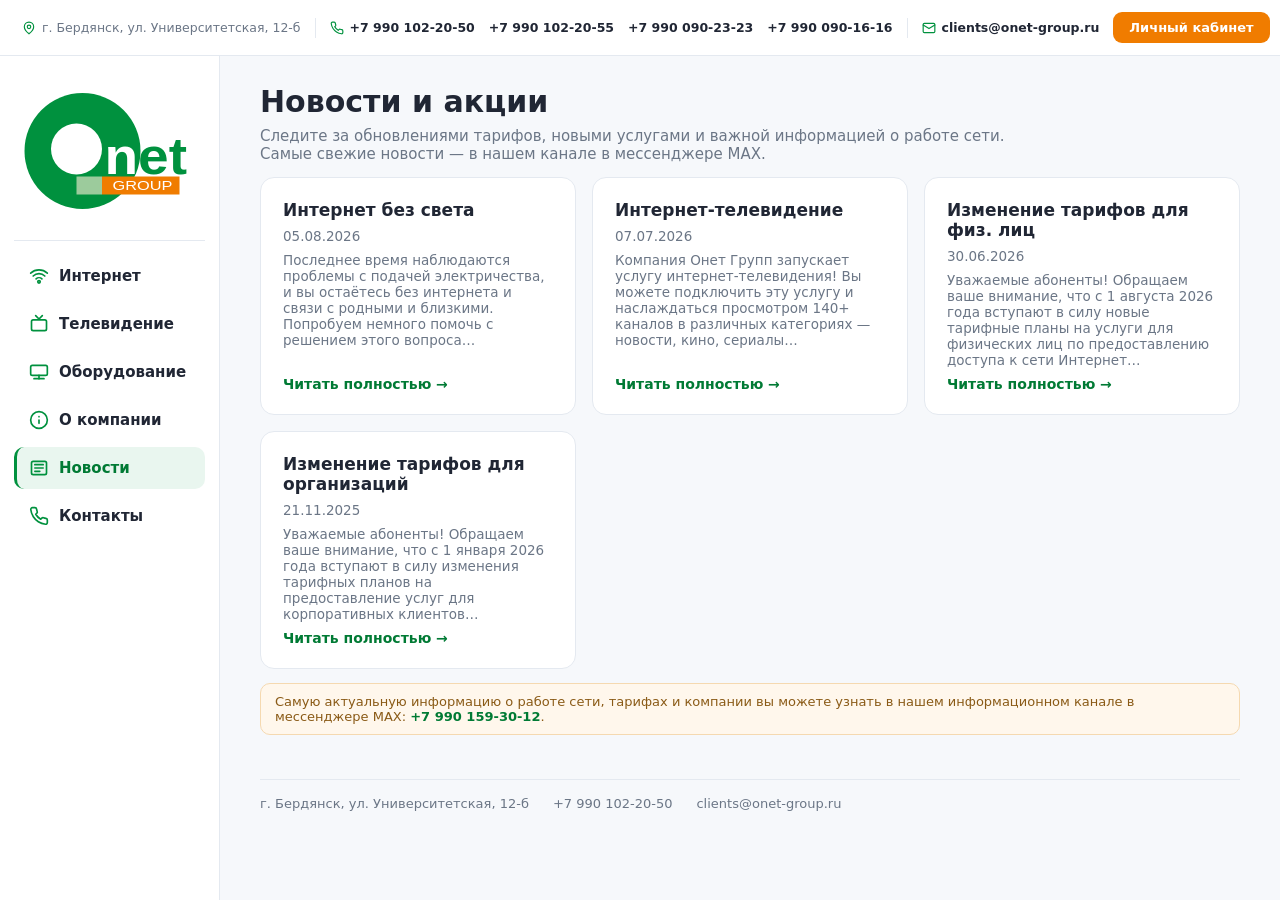
<file: news.html>
<!DOCTYPE html>
<html lang="ru">
<head>
<meta charset="UTF-8">
<meta name="viewport" content="width=device-width, initial-scale=1">
<title>Новости и акции — ОНЕТ ГРУПП</title>
<link rel="stylesheet" href="style.css">
</head>
<body>

<header class="topbar">
  <span class="tb-item"><svg class="tb-ico" viewBox="0 0 24 24"><path d="M20 10c0 6-8 12-8 12s-8-6-8-12a8 8 0 0 1 16 0z"/><circle cx="12" cy="10" r="3"/></svg>г. Бердянск, ул. Университетская, 12-б</span>
  <span class="sep"></span>
  <a href="tel:+79901022050"><svg class="tb-ico" viewBox="0 0 24 24"><path d="M22 16.92v3a2 2 0 0 1-2.18 2 19.79 19.79 0 0 1-8.63-3.07 19.5 19.5 0 0 1-6-6 19.79 19.79 0 0 1-3.07-8.67A2 2 0 0 1 4.11 2h3a2 2 0 0 1 2 1.72c.13.96.37 1.9.72 2.81a2 2 0 0 1-.45 2.11L8.09 9.91a16 16 0 0 0 6 6l1.27-1.27a2 2 0 0 1 2.11-.45c.91.35 1.85.59 2.81.72A2 2 0 0 1 22 16.92z"/></svg>+7 990 102-20-50</a>
  <a class="hide-md" href="tel:+79901022055">+7 990 102-20-55</a>
  <a class="hide-md" href="tel:+79900902323">+7 990 090-23-23</a>
  <a class="hide-md" href="tel:+79900901616">+7 990 090-16-16</a>
  <span class="sep hide-md"></span>
  <a class="hide-md" href="mailto:clients@onet-group.ru"><svg class="tb-ico" viewBox="0 0 24 24"><rect x="2" y="4" width="20" height="16" rx="2"/><path d="m22 7-10 6L2 7"/></svg>clients@onet-group.ru</a>
  <a class="btn-lk" href="#">Личный кабинет</a>
</header>

<aside class="sidebar">
  <a class="logo" href="index.html" aria-label="Onet Group — на главную">
    <svg class="logo-svg" viewBox="0 0 720 600" width="720" height="600" xmlns="http://www.w3.org/2000/svg">
      <circle cx="252" cy="300" r="232" fill="#00913E"/>
      <circle cx="228" cy="292" r="102" fill="#FFFFFF"/>
      <text x="340" y="392" font-family="Arial, sans-serif" font-size="210" font-weight="700" fill="#00913E" textLength="330" lengthAdjust="spacingAndGlyphs">net</text>
      <defs><clipPath id="cc"><circle cx="252" cy="300" r="232"/></clipPath></defs>
      <text x="340" y="392" font-family="Arial, sans-serif" font-size="210" font-weight="700" fill="#FFFFFF" clip-path="url(#cc)" textLength="330" lengthAdjust="spacingAndGlyphs">net</text>
      <rect x="330" y="402" width="310" height="72" fill="#F07C00"/>
      <rect x="228" y="402" width="102" height="72" fill="#9CCB9C"/>
      <text x="372" y="455" font-family="Arial, sans-serif" font-size="50" fill="#FFFFFF" textLength="240" lengthAdjust="spacingAndGlyphs">GROUP</text>
    </svg>
  </a>
  <nav class="nav">
    <a class="nav-btn" href="internet.html"><svg class="nav-ico" viewBox="0 0 24 24"><path d="M2 8.5a15 15 0 0 1 20 0"/><path d="M5 12a10 10 0 0 1 14 0"/><path d="M8.5 15.5a5 5 0 0 1 7 0"/><circle cx="12" cy="19" r="1.5"/></svg>Интернет</a>
    <a class="nav-btn" href="tv.html"><svg class="nav-ico" viewBox="0 0 24 24"><rect x="3" y="7" width="18" height="13" rx="2"/><path d="M8 2l4 4 4-4"/></svg>Телевидение</a>
    <a class="nav-btn" href="equipment.html"><svg class="nav-ico" viewBox="0 0 24 24"><rect x="2" y="4" width="20" height="12" rx="2"/><path d="M6 20h12"/><path d="M12 16v4"/></svg>Оборудование</a>
    <a class="nav-btn" href="about.html"><svg class="nav-ico" viewBox="0 0 24 24"><circle cx="12" cy="12" r="10"/><path d="M12 16v-4"/><path d="M12 8h.01"/></svg>О компании</a>
    <a class="nav-btn active" href="news.html"><svg class="nav-ico" viewBox="0 0 24 24"><rect x="3" y="4" width="18" height="16" rx="2"/><path d="M7 8h10"/><path d="M7 12h10"/><path d="M7 16h6"/></svg>Новости</a>
    <a class="nav-btn" href="contacts.html"><svg class="nav-ico" viewBox="0 0 24 24"><path d="M22 16.92v3a2 2 0 0 1-2.18 2 19.79 19.79 0 0 1-8.63-3.07 19.5 19.5 0 0 1-6-6 19.79 19.79 0 0 1-3.07-8.67A2 2 0 0 1 4.11 2h3a2 2 0 0 1 2 1.72c.13.96.37 1.9.72 2.81a2 2 0 0 1-.45 2.11L8.09 9.91a16 16 0 0 0 6 6l1.27-1.27a2 2 0 0 1 2.11-.45c.91.35 1.85.59 2.81.72A2 2 0 0 1 22 16.92z"/></svg>Контакты</a>
  </nav>
</aside>

<main class="content">
  <header class="page-head">
    <h1>Новости и акции</h1>
    <p class="lead">Следите за обновлениями тарифов, новыми услугами и важной информацией о работе сети. Самые свежие новости — в нашем канале в мессенджере MAX.</p>
  </header>

  <div class="cards">
    <div class="card">
      <h3>Интернет без света</h3>
      <p class="speed">05.08.2026</p>
      <p>Последнее время наблюдаются проблемы с подачей электричества, и вы остаётесь без интернета и связи с родными и близкими. Попробуем немного помочь с решением этого вопроса…</p>
      <a href="#">Читать полностью →</a>
    </div>
    <div class="card">
      <h3>Интернет-телевидение</h3>
      <p class="speed">07.07.2026</p>
      <p>Компания Онет Групп запускает услугу интернет-телевидения! Вы можете подключить эту услугу и наслаждаться просмотром 140+ каналов в различных категориях — новости, кино, сериалы…</p>
      <a href="#">Читать полностью →</a>
    </div>
    <div class="card">
      <h3>Изменение тарифов для физ. лиц</h3>
      <p class="speed">30.06.2026</p>
      <p>Уважаемые абоненты! Обращаем ваше внимание, что с 1 августа 2026 года вступают в силу новые тарифные планы на услуги для физических лиц по предоставлению доступа к сети Интернет…</p>
      <a href="#">Читать полностью →</a>
    </div>
    <div class="card">
      <h3>Изменение тарифов для организаций</h3>
      <p class="speed">21.11.2025</p>
      <p>Уважаемые абоненты! Обращаем ваше внимание, что с 1 января 2026 года вступают в силу изменения тарифных планов на предоставление услуг для корпоративных клиентов…</p>
      <a href="#">Читать полностью →</a>
    </div>
  </div>

  <p class="note">Самую актуальную информацию о работе сети, тарифах и компании вы можете узнать в нашем информационном канале в мессенджере MAX: <a href="tel:+79901593012">+7 990 159-30-12</a>.</p>

  <footer class="footer">
    <span>г. Бердянск, ул. Университетская, 12-б</span>
    <span>+7 990 102-20-50</span>
    <span>clients@onet-group.ru</span>
  </footer>
</main>

</body>
</html>
</file>
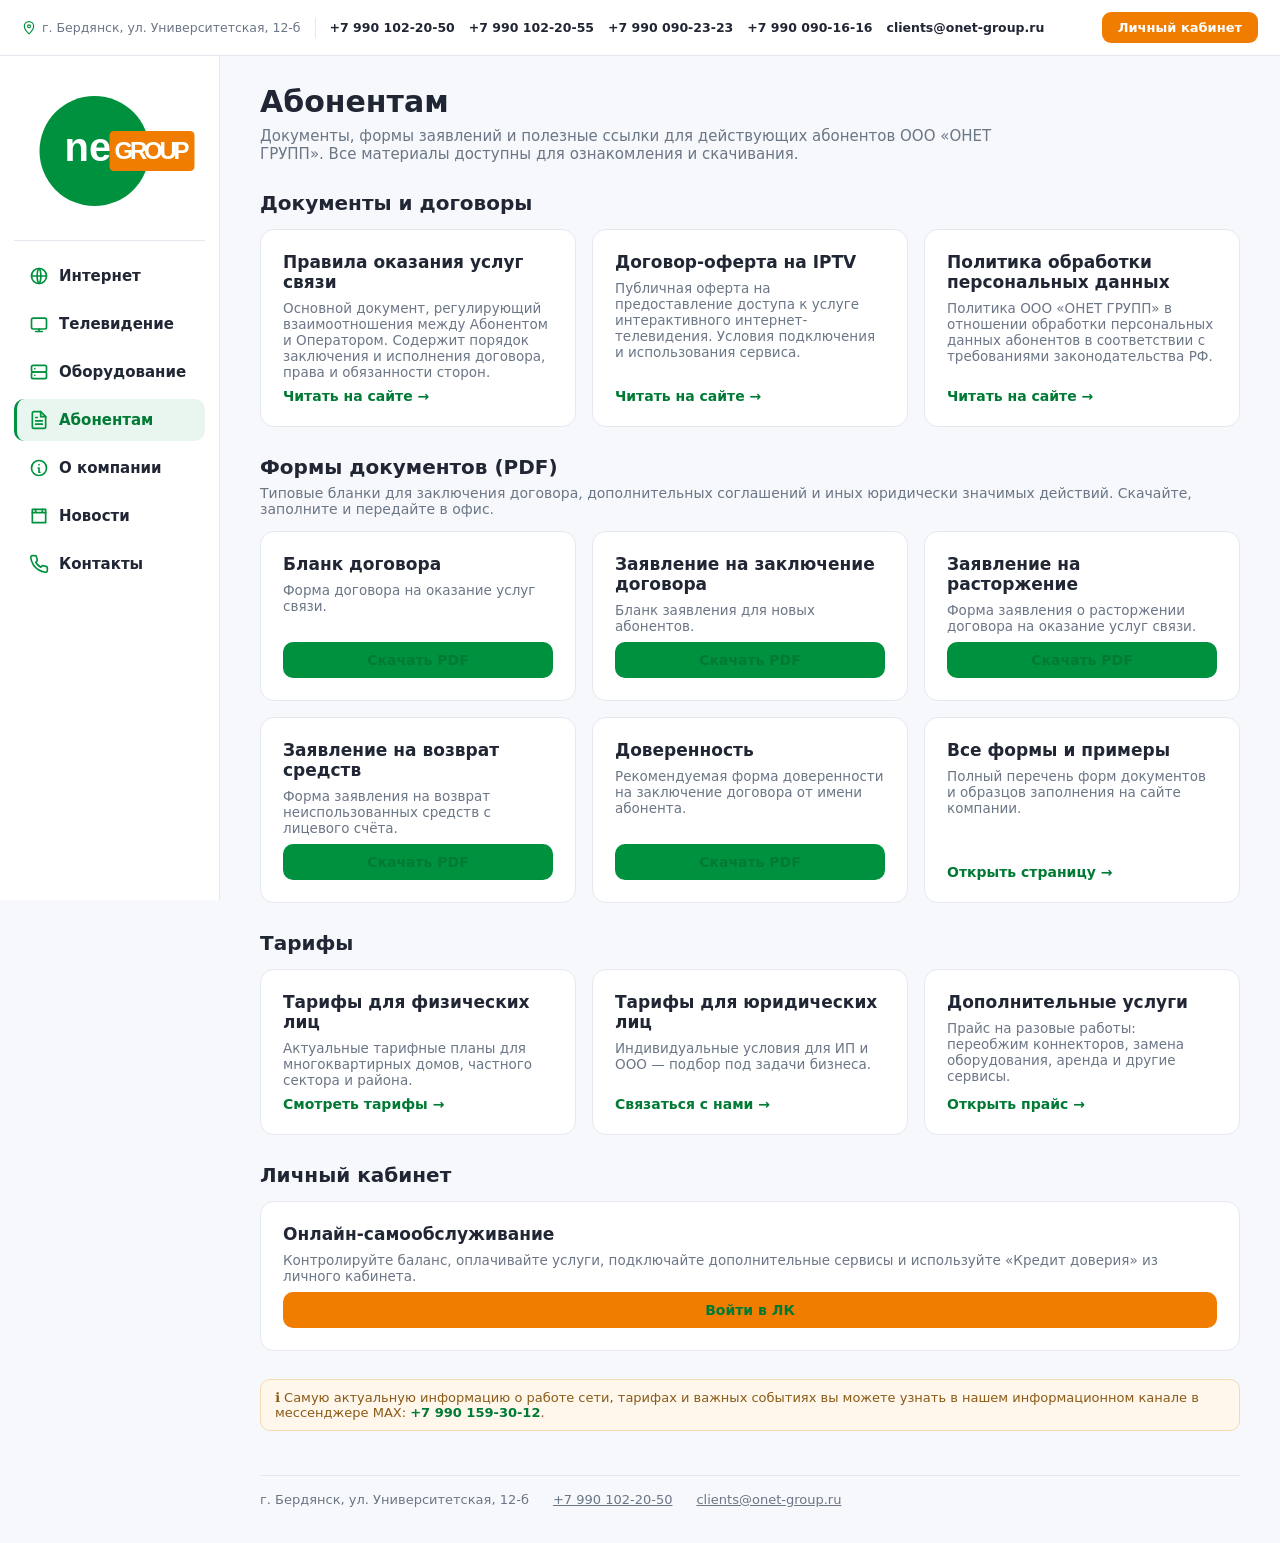
<file: subscribers.html>
<!DOCTYPE html>
<html lang="ru">
<head>
<meta charset="UTF-8">
<meta name="viewport" content="width=device-width, initial-scale=1.0">
<title>Абонентам — ОНЕТ ГРУПП</title>
<link rel="stylesheet" href="style.css">
</head>
<body>

<!-- ========== TOPBAR ========== -->
<div class="topbar">
  <div class="tb-item">
    <svg class="tb-ico" viewBox="0 0 24 24"><path d="M12 22s-8-7.5-8-13a8 8 0 1 1 16 0c0 5.5-8 13-8 13z"/><circle cx="12" cy="9" r="2.5"/></svg>
    г.&nbsp;Бердянск, ул.&nbsp;Университетская, 12-б
  </div>
  <div class="sep"></div>
  <a href="tel:+79901022050">+7 990 102-20-50</a>
  <a href="tel:+79901022055" class="hide-md">+7 990 102-20-55</a>
  <a href="tel:+79900902323" class="hide-md">+7 990 090-23-23</a>
  <a href="tel:+79900901616" class="hide-md">+7 990 090-16-16</a>
  <a href="mailto:clients@onet-group.ru" class="hide-md">clients@onet-group.ru</a>
  <a href="#" class="btn-lk">Личный кабинет</a>
</div>

<!-- ========== SIDEBAR ========== -->
<div class="sidebar">
  <a href="index.html" class="logo">
    <svg class="logo-svg" viewBox="0 0 720 600" xmlns="http://www.w3.org/2000/svg" aria-label="ОНЕТ ГРУПП">
      <defs>
        <clipPath id="cs"><circle cx="300" cy="300" r="220"/></clipPath>
      </defs>
      <circle cx="300" cy="300" r="220" fill="#00913E"/>
      <g clip-path="url(#cs)">
        <text x="180" y="340" font-family="Arial,sans-serif" font-size="160" font-weight="900" fill="#fff" textLength="240" lengthAdjust="spacing">net</text>
      </g>
      <rect x="360" y="220" width="340" height="160" rx="18" fill="#F07C00"/>
      <text x="380" y="330" font-family="Arial,sans-serif" font-size="96" font-weight="900" fill="#fff" textLength="300" lengthAdjust="spacing">GROUP</text>
    </svg>
  </a>
  <nav class="nav">
    <a class="nav-btn" href="internet.html">
      <svg class="nav-ico" viewBox="0 0 24 24"><circle cx="12" cy="12" r="9"/><path d="M3 12h18M12 3c3 3 3 15 0 18M12 3c-3 3-3 15 0 18"/></svg>
      Интернет
    </a>
    <a class="nav-btn" href="tv.html">
      <svg class="nav-ico" viewBox="0 0 24 24"><rect x="3" y="5" width="18" height="13" rx="2"/><path d="M8 21h8M12 18v3"/></svg>
      Телевидение
    </a>
    <a class="nav-btn" href="equipment.html">
      <svg class="nav-ico" viewBox="0 0 24 24"><rect x="3" y="4" width="18" height="8" rx="2"/><rect x="3" y="12" width="18" height="8" rx="2"/><path d="M7 8h.01M7 16h.01"/></svg>
      Оборудование
    </a>
    <a class="nav-btn active" href="subscribers.html">
      <svg class="nav-ico" viewBox="0 0 24 24"><path d="M14 2H6a2 2 0 0 0-2 2v16a2 2 0 0 0 2 2h12a2 2 0 0 0 2-2V8z"/><path d="M14 2v6h6M8 13h8M8 17h8M8 9h2"/></svg>
      Абонентам
    </a>
    <a class="nav-btn" href="about.html">
      <svg class="nav-ico" viewBox="0 0 24 24"><circle cx="12" cy="12" r="9"/><path d="M12 8h.01M11 12h1v5h1"/></svg>
      О компании
    </a>
    <a class="nav-btn" href="news.html">
      <svg class="nav-ico" viewBox="0 0 24 24"><path d="M4 4h16v16H4z"/><path d="M4 8h16M8 4v4M16 4v4"/></svg>
      Новости
    </a>
    <a class="nav-btn" href="contacts.html">
      <svg class="nav-ico" viewBox="0 0 24 24"><path d="M22 16.92v3a2 2 0 0 1-2.18 2 19.79 19.79 0 0 1-8.63-3.07 19.5 19.5 0 0 1-6-6 19.79 19.79 0 0 1-3.07-8.67A2 2 0 0 1 4.11 2h3a2 2 0 0 1 2 1.72c.13.96.37 1.9.72 2.81a2 2 0 0 1-.45 2.11L8.09 9.91a16 16 0 0 0 6 6l1.27-1.27a2 2 0 0 1 2.11-.45c.91.35 1.85.59 2.81.72A2 2 0 0 1 22 16.92z"/></svg>
      Контакты
    </a>
  </nav>
</div>

<!-- ========== CONTENT ========== -->
<main class="content">
  <div class="page-head">
    <h1>Абонентам</h1>
    <p class="lead">Документы, формы заявлений и полезные ссылки для действующих абонентов ООО «ОНЕТ ГРУПП». Все материалы доступны для ознакомления и скачивания.</p>
  </div>

  <h2>Документы и договоры</h2>
  <div class="cards">
    <div class="card">
      <h3>Правила оказания услуг связи</h3>
      <p>Основной документ, регулирующий взаимоотношения между Абонентом и Оператором. Содержит порядок заключения и исполнения договора, права и обязанности сторон.</p>
      <a href="https://onet-group.ru/pravila-okazaniya-uslug-svyazi/" target="_blank" rel="noopener">Читать на сайте →</a>
    </div>
    <div class="card">
      <h3>Договор-оферта на IPTV</h3>
      <p>Публичная оферта на предоставление доступа к услуге интерактивного интернет-телевидения. Условия подключения и использования сервиса.</p>
      <a href="https://onet-group.ru/dogovortv/" target="_blank" rel="noopener">Читать на сайте →</a>
    </div>
    <div class="card">
      <h3>Политика обработки персональных данных</h3>
      <p>Политика ООО «ОНЕТ ГРУПП» в отношении обработки персональных данных абонентов в соответствии с требованиями законодательства РФ.</p>
      <a href="https://onet-group.ru/politika-v-otnoshenii-obrabotki-personalnyh-dannyh/" target="_blank" rel="noopener">Читать на сайте →</a>
    </div>
  </div>

  <h2>Формы документов (PDF)</h2>
  <p style="color:var(--muted);font-size:14px;margin-top:6px;">Типовые бланки для заключения договора, дополнительных соглашений и иных юридически значимых действий. Скачайте, заполните и передайте в офис.</p>
  <div class="cards">
    <div class="card">
      <h3>Бланк договора</h3>
      <p>Форма договора на оказание услуг связи.</p>
      <a href="https://onet-group.ru/wp-content/uploads/2024/09/dogovor.pdf" target="_blank" rel="noopener" class="btn">Скачать PDF</a>
    </div>
    <div class="card">
      <h3>Заявление на заключение договора</h3>
      <p>Бланк заявления для новых абонентов.</p>
      <a href="https://onet-group.ru/wp-content/uploads/2024/09/Zayavlenie-na-zaklyuchenie-dogovora.pdf" target="_blank" rel="noopener" class="btn">Скачать PDF</a>
    </div>
    <div class="card">
      <h3>Заявление на расторжение</h3>
      <p>Форма заявления о расторжении договора на оказание услуг связи.</p>
      <a href="https://onet-group.ru/wp-content/uploads/2023/11/Forma_zayavleniya_na_rastorzhenie_dogovora.pdf" target="_blank" rel="noopener" class="btn">Скачать PDF</a>
    </div>
    <div class="card">
      <h3>Заявление на возврат средств</h3>
      <p>Форма заявления на возврат неиспользованных средств с лицевого счёта.</p>
      <a href="https://onet-group.ru/wp-content/uploads/2023/11/Forma_zayavleniya_na_vozvrat_sredstv.pdf" target="_blank" rel="noopener" class="btn">Скачать PDF</a>
    </div>
    <div class="card">
      <h3>Доверенность</h3>
      <p>Рекомендуемая форма доверенности на заключение договора от имени абонента.</p>
      <a href="https://onet-group.ru/wp-content/uploads/2023/11/Rekomendovannaya_forma_doverennosti_.na_zaklyuchenie_dogovora.pdf" target="_blank" rel="noopener" class="btn">Скачать PDF</a>
    </div>
    <div class="card">
      <h3>Все формы и примеры</h3>
      <p>Полный перечень форм документов и образцов заполнения на сайте компании.</p>
      <a href="https://onet-group.ru/formy-i-primery-zapolneniya-dokumentov/" target="_blank" rel="noopener">Открыть страницу →</a>
    </div>
  </div>

  <h2>Тарифы</h2>
  <div class="cards">
    <div class="card">
      <h3>Тарифы для физических лиц</h3>
      <p>Актуальные тарифные планы для многоквартирных домов, частного сектора и района.</p>
      <a href="internet.html">Смотреть тарифы →</a>
    </div>
    <div class="card">
      <h3>Тарифы для юридических лиц</h3>
      <p>Индивидуальные условия для ИП и ООО — подбор под задачи бизнеса.</p>
      <a href="contacts.html">Связаться с нами →</a>
    </div>
    <div class="card">
      <h3>Дополнительные услуги</h3>
      <p>Прайс на разовые работы: переобжим коннекторов, замена оборудования, аренда и другие сервисы.</p>
      <a href="https://onet-group.ru/additional-services/" target="_blank" rel="noopener">Открыть прайс →</a>
    </div>
  </div>

  <h2>Личный кабинет</h2>
  <div class="cards">
    <div class="card">
      <h3>Онлайн-самообслуживание</h3>
      <p>Контролируйте баланс, оплачивайте услуги, подключайте дополнительные сервисы и используйте «Кредит доверия» из личного кабинета.</p>
      <a href="#" class="btn orange">Войти в ЛК</a>
    </div>
  </div>

  <div class="note" style="margin-top:28px;">
    ℹ️ Самую актуальную информацию о работе сети, тарифах и важных событиях вы можете узнать в нашем информационном канале в мессенджере MAX:
    <a href="tel:+79901593012">+7 990 159-30-12</a>.
  </div>

  <div class="footer">
    <span>г. Бердянск, ул. Университетская, 12-б</span>
    <a href="tel:+79901022050" style="color:var(--muted)">+7 990 102-20-50</a>
    <a href="mailto:clients@onet-group.ru" style="color:var(--muted)">clients@onet-group.ru</a>
  </div>
</main>

</body>
</html>
</file>
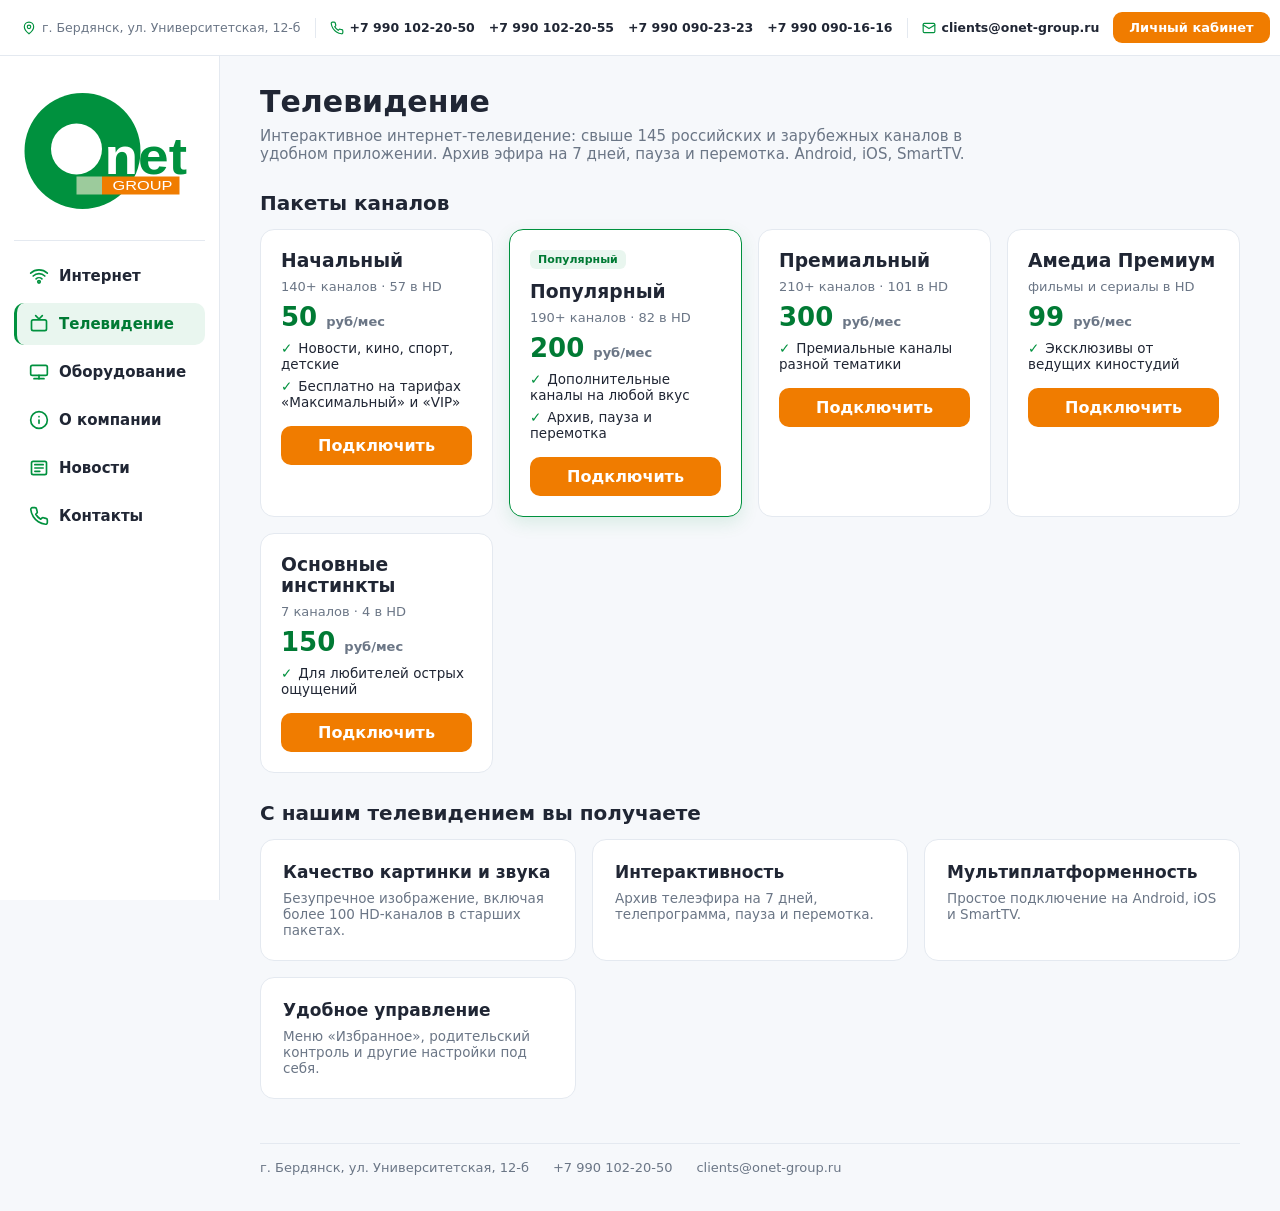
<file: tv.html>
<!DOCTYPE html>
<html lang="ru">
<head>
<meta charset="UTF-8">
<meta name="viewport" content="width=device-width, initial-scale=1">
<title>Телевидение — ОНЕТ ГРУПП</title>
<link rel="stylesheet" href="style.css">
</head>
<body>

<header class="topbar">
  <span class="tb-item"><svg class="tb-ico" viewBox="0 0 24 24"><path d="M20 10c0 6-8 12-8 12s-8-6-8-12a8 8 0 0 1 16 0z"/><circle cx="12" cy="10" r="3"/></svg>г. Бердянск, ул. Университетская, 12-б</span>
  <span class="sep"></span>
  <a href="tel:+79901022050"><svg class="tb-ico" viewBox="0 0 24 24"><path d="M22 16.92v3a2 2 0 0 1-2.18 2 19.79 19.79 0 0 1-8.63-3.07 19.5 19.5 0 0 1-6-6 19.79 19.79 0 0 1-3.07-8.67A2 2 0 0 1 4.11 2h3a2 2 0 0 1 2 1.72c.13.96.37 1.9.72 2.81a2 2 0 0 1-.45 2.11L8.09 9.91a16 16 0 0 0 6 6l1.27-1.27a2 2 0 0 1 2.11-.45c.91.35 1.85.59 2.81.72A2 2 0 0 1 22 16.92z"/></svg>+7 990 102-20-50</a>
  <a class="hide-md" href="tel:+79901022055">+7 990 102-20-55</a>
  <a class="hide-md" href="tel:+79900902323">+7 990 090-23-23</a>
  <a class="hide-md" href="tel:+79900901616">+7 990 090-16-16</a>
  <span class="sep hide-md"></span>
  <a class="hide-md" href="mailto:clients@onet-group.ru"><svg class="tb-ico" viewBox="0 0 24 24"><rect x="2" y="4" width="20" height="16" rx="2"/><path d="m22 7-10 6L2 7"/></svg>clients@onet-group.ru</a>
  <a class="btn-lk" href="#">Личный кабинет</a>
</header>

<aside class="sidebar">
  <a class="logo" href="index.html" aria-label="Onet Group — на главную">
    <svg class="logo-svg" viewBox="0 0 720 600" width="720" height="600" xmlns="http://www.w3.org/2000/svg">
      <circle cx="252" cy="300" r="232" fill="#00913E"/>
      <circle cx="228" cy="292" r="102" fill="#FFFFFF"/>
      <text x="340" y="392" font-family="Arial, sans-serif" font-size="210" font-weight="700" fill="#00913E" textLength="330" lengthAdjust="spacingAndGlyphs">net</text>
      <defs><clipPath id="cc"><circle cx="252" cy="300" r="232"/></clipPath></defs>
      <text x="340" y="392" font-family="Arial, sans-serif" font-size="210" font-weight="700" fill="#FFFFFF" clip-path="url(#cc)" textLength="330" lengthAdjust="spacingAndGlyphs">net</text>
      <rect x="330" y="402" width="310" height="72" fill="#F07C00"/>
      <rect x="228" y="402" width="102" height="72" fill="#9CCB9C"/>
      <text x="372" y="455" font-family="Arial, sans-serif" font-size="50" fill="#FFFFFF" textLength="240" lengthAdjust="spacingAndGlyphs">GROUP</text>
    </svg>
  </a>
  <nav class="nav">
    <a class="nav-btn" href="internet.html"><svg class="nav-ico" viewBox="0 0 24 24"><path d="M2 8.5a15 15 0 0 1 20 0"/><path d="M5 12a10 10 0 0 1 14 0"/><path d="M8.5 15.5a5 5 0 0 1 7 0"/><circle cx="12" cy="19" r="1.5"/></svg>Интернет</a>
    <a class="nav-btn active" href="tv.html"><svg class="nav-ico" viewBox="0 0 24 24"><rect x="3" y="7" width="18" height="13" rx="2"/><path d="M8 2l4 4 4-4"/></svg>Телевидение</a>
    <a class="nav-btn" href="equipment.html"><svg class="nav-ico" viewBox="0 0 24 24"><rect x="2" y="4" width="20" height="12" rx="2"/><path d="M6 20h12"/><path d="M12 16v4"/></svg>Оборудование</a>
    <a class="nav-btn" href="about.html"><svg class="nav-ico" viewBox="0 0 24 24"><circle cx="12" cy="12" r="10"/><path d="M12 16v-4"/><path d="M12 8h.01"/></svg>О компании</a>
    <a class="nav-btn" href="news.html"><svg class="nav-ico" viewBox="0 0 24 24"><rect x="3" y="4" width="18" height="16" rx="2"/><path d="M7 8h10"/><path d="M7 12h10"/><path d="M7 16h6"/></svg>Новости</a>
    <a class="nav-btn" href="contacts.html"><svg class="nav-ico" viewBox="0 0 24 24"><path d="M22 16.92v3a2 2 0 0 1-2.18 2 19.79 19.79 0 0 1-8.63-3.07 19.5 19.5 0 0 1-6-6 19.79 19.79 0 0 1-3.07-8.67A2 2 0 0 1 4.11 2h3a2 2 0 0 1 2 1.72c.13.96.37 1.9.72 2.81a2 2 0 0 1-.45 2.11L8.09 9.91a16 16 0 0 0 6 6l1.27-1.27a2 2 0 0 1 2.11-.45c.91.35 1.85.59 2.81.72A2 2 0 0 1 22 16.92z"/></svg>Контакты</a>
  </nav>
</aside>

<main class="content">
  <header class="page-head">
    <h1>Телевидение</h1>
    <p class="lead">Интерактивное интернет-телевидение: свыше 145 российских и зарубежных каналов в удобном приложении. Архив эфира на 7 дней, пауза и перемотка. Android, iOS, SmartTV.</p>
  </header>

  <h2>Пакеты каналов</h2>
  <div class="tariffs">
    <div class="tariff">
      <h3>Начальный</h3>
      <div class="speed">140+ каналов · 57 в HD</div>
      <div class="price">50 <span>руб/мес</span></div>
      <ul><li>Новости, кино, спорт, детские</li><li>Бесплатно на тарифах «Максимальный» и «VIP»</li></ul>
      <a class="btn orange" href="contacts.html">Подключить</a>
    </div>
    <div class="tariff hit">
      <span class="tag">Популярный</span>
      <h3>Популярный</h3>
      <div class="speed">190+ каналов · 82 в HD</div>
      <div class="price">200 <span>руб/мес</span></div>
      <ul><li>Дополнительные каналы на любой вкус</li><li>Архив, пауза и перемотка</li></ul>
      <a class="btn orange" href="contacts.html">Подключить</a>
    </div>
    <div class="tariff">
      <h3>Премиальный</h3>
      <div class="speed">210+ каналов · 101 в HD</div>
      <div class="price">300 <span>руб/мес</span></div>
      <ul><li>Премиальные каналы разной тематики</li></ul>
      <a class="btn orange" href="contacts.html">Подключить</a>
    </div>
    <div class="tariff">
      <h3>Амедиа Премиум</h3>
      <div class="speed">фильмы и сериалы в HD</div>
      <div class="price">99 <span>руб/мес</span></div>
      <ul><li>Эксклюзивы от ведущих киностудий</li></ul>
      <a class="btn orange" href="contacts.html">Подключить</a>
    </div>
    <div class="tariff">
      <h3>Основные инстинкты</h3>
      <div class="speed">7 каналов · 4 в HD</div>
      <div class="price">150 <span>руб/мес</span></div>
      <ul><li>Для любителей острых ощущений</li></ul>
      <a class="btn orange" href="contacts.html">Подключить</a>
    </div>
  </div>

  <h2>С нашим телевидением вы получаете</h2>
  <div class="cards">
    <div class="card"><h3>Качество картинки и звука</h3><p>Безупречное изображение, включая более 100 HD-каналов в старших пакетах.</p></div>
    <div class="card"><h3>Интерактивность</h3><p>Архив телеэфира на 7 дней, телепрограмма, пауза и перемотка.</p></div>
    <div class="card"><h3>Мультиплатформенность</h3><p>Простое подключение на Android, iOS и SmartTV.</p></div>
    <div class="card"><h3>Удобное управление</h3><p>Меню «Избранное», родительский контроль и другие настройки под себя.</p></div>
  </div>

  <footer class="footer">
    <span>г. Бердянск, ул. Университетская, 12-б</span>
    <span>+7 990 102-20-50</span>
    <span>clients@onet-group.ru</span>
  </footer>
</main>

</body>
</html>
</file>
<file: style.css>
:root{
  --sidebar-w:220px;
  --topbar-h:56px;
  --green:#00913E;
  --green-dark:#007A34;
  --green-light:#E9F6EF;
  --orange:#F07C00;
  --bg:#F6F8FB;
  --text:#202634;
  --muted:#6B7686;
  --border:#E4E9F0;
  --radius:14px;
}
*{box-sizing:border-box;margin:0;padding:0}
body{font-family:system-ui,-apple-system,"Segoe UI",Roboto,Arial,sans-serif;background:var(--bg);color:var(--text)}

/* ========== ВЕРХНЯЯ ПАНЕЛЬ ========== */
.topbar{position:fixed;top:0;left:0;right:0;height:var(--topbar-h);background:#fff;
  border-bottom:1px solid var(--border);display:flex;align-items:center;gap:14px;
  padding:0 22px;z-index:20;font-size:12.5px;color:var(--muted)}
.tb-item{display:flex;align-items:center;gap:6px;white-space:nowrap}
.tb-ico{width:14px;height:14px;stroke:var(--green);fill:none;stroke-width:2;stroke-linecap:round;stroke-linejoin:round;flex:none}
.topbar a{display:flex;align-items:center;gap:6px;color:var(--text);text-decoration:none;font-weight:600;white-space:nowrap}
.topbar a:hover{color:var(--green-dark)}
.sep{width:1px;height:20px;background:var(--border);flex:none}
.topbar .btn-lk{margin-left:auto;background:var(--orange);color:#fff;font-weight:700;padding:8px 16px;border-radius:9px;font-size:13px}
.topbar .btn-lk:hover{background:#d96f00;color:#fff}

/* ========== ЛЕВАЯ КОЛОНКА ========== */
.sidebar{position:fixed;top:var(--topbar-h);left:0;bottom:0;width:var(--sidebar-w);background:#fff;
  border-right:1px solid var(--border);display:flex;flex-direction:column;
  padding:16px 14px;z-index:10;overflow:hidden}
.logo{display:block;background:#fff;padding:4px 4px 14px;border-bottom:1px solid var(--border)}
.logo-svg{display:block;width:100%;height:auto;aspect-ratio:720/600;max-height:150px}

.nav{display:flex;flex-direction:column;gap:6px;padding-top:14px}
.nav-btn{display:flex;align-items:center;gap:10px;padding:11px 12px;border-radius:10px;
  text-decoration:none;color:var(--text);font-weight:600;font-size:15px;
  border-left:3px solid transparent;transition:background .15s}
.nav-btn:hover{background:var(--green-light);color:var(--green-dark)}
.nav-btn.active{background:var(--green-light);border-left-color:var(--green);color:var(--green-dark)}
.nav-ico{width:20px;height:20px;flex:none;stroke:var(--green);fill:none;stroke-width:2;stroke-linecap:round;stroke-linejoin:round}

/* ========== КОНТЕНТ ========== */
.content{margin-left:var(--sidebar-w);padding:calc(var(--topbar-h) + 28px) 40px 36px;min-height:100vh}
.page-head h1{font-size:30px}
.lead{color:var(--muted);max-width:760px;margin-top:8px;font-size:15px}
h2{margin:28px 0 4px;font-size:20px}

.cards{display:grid;grid-template-columns:repeat(auto-fit,minmax(240px,1fr));gap:16px;margin-top:14px}
.card{background:#fff;border:1px solid var(--border);border-radius:var(--radius);padding:22px;display:flex;flex-direction:column;gap:8px}
.card h3{font-size:17px}
.card p{font-size:13.5px;color:var(--muted)}
.card a{margin-top:auto;color:var(--green-dark);font-weight:700;text-decoration:none;font-size:14px}

.tariffs{display:grid;grid-template-columns:repeat(auto-fit,minmax(210px,1fr));gap:16px;margin-top:14px}
.tariff{background:#fff;border:1px solid var(--border);border-radius:var(--radius);padding:20px;display:flex;flex-direction:column;gap:8px}
.tariff.hit{border-color:var(--green);box-shadow:0 6px 18px rgba(0,145,62,.12)}
.speed{color:var(--muted);font-size:13px}
.price{font-size:26px;font-weight:800;color:var(--green-dark)}
.price span{font-size:13px;color:var(--muted);font-weight:600}
.tariff ul{list-style:none;display:flex;flex-direction:column;gap:6px;font-size:13.5px}
.tariff ul li::before{content:"✓";color:var(--green);font-weight:800;margin-right:6px}
.tag{display:inline-block;background:var(--green-light);color:var(--green-dark);font-size:11px;font-weight:800;border-radius:6px;padding:3px 8px;margin-bottom:4px;align-self:flex-start}

.btn{display:inline-block;background:var(--green);color:#fff;border-radius:10px;padding:10px 18px;font-weight:700;text-decoration:none;margin-top:8px;text-align:center}
.btn:hover{background:var(--green-dark)}
.btn.orange{background:var(--orange)}
.btn.orange:hover{background:#d96f00}

.note{background:#FFF7EC;border:1px solid #F5D9B0;color:#8A5A16;border-radius:10px;padding:10px 14px;font-size:13px;margin-top:14px}
.note a{color:var(--green-dark);font-weight:700;text-decoration:none}

.footer{margin-top:44px;padding-top:16px;border-top:1px solid var(--border);color:var(--muted);font-size:13px;display:flex;gap:24px;flex-wrap:wrap}

/* ========== АДАПТИВ ========== */
@media (max-width:1100px){ .hide-md{display:none} }
@media (max-width:900px){
  .topbar{position:static;height:auto;flex-wrap:wrap;padding:10px 16px;gap:10px;row-gap:6px}
  .sidebar{top:0}
  .content{padding-top:28px}
}
@media (max-width:700px){
  .sidebar{position:static;width:auto;flex-direction:row;align-items:center;gap:12px;
    padding:10px 14px;border-right:none;border-bottom:1px solid var(--border)}
  .logo{width:96px;padding:0;border:none}
  .logo-svg{max-height:80px}
  .nav{flex-direction:row;padding-top:0;gap:4px;flex-wrap:wrap}
  .nav-btn{padding:8px 10px;font-size:14px;border-left:none}
  .content{margin-left:0;padding:20px}
}
</file>
